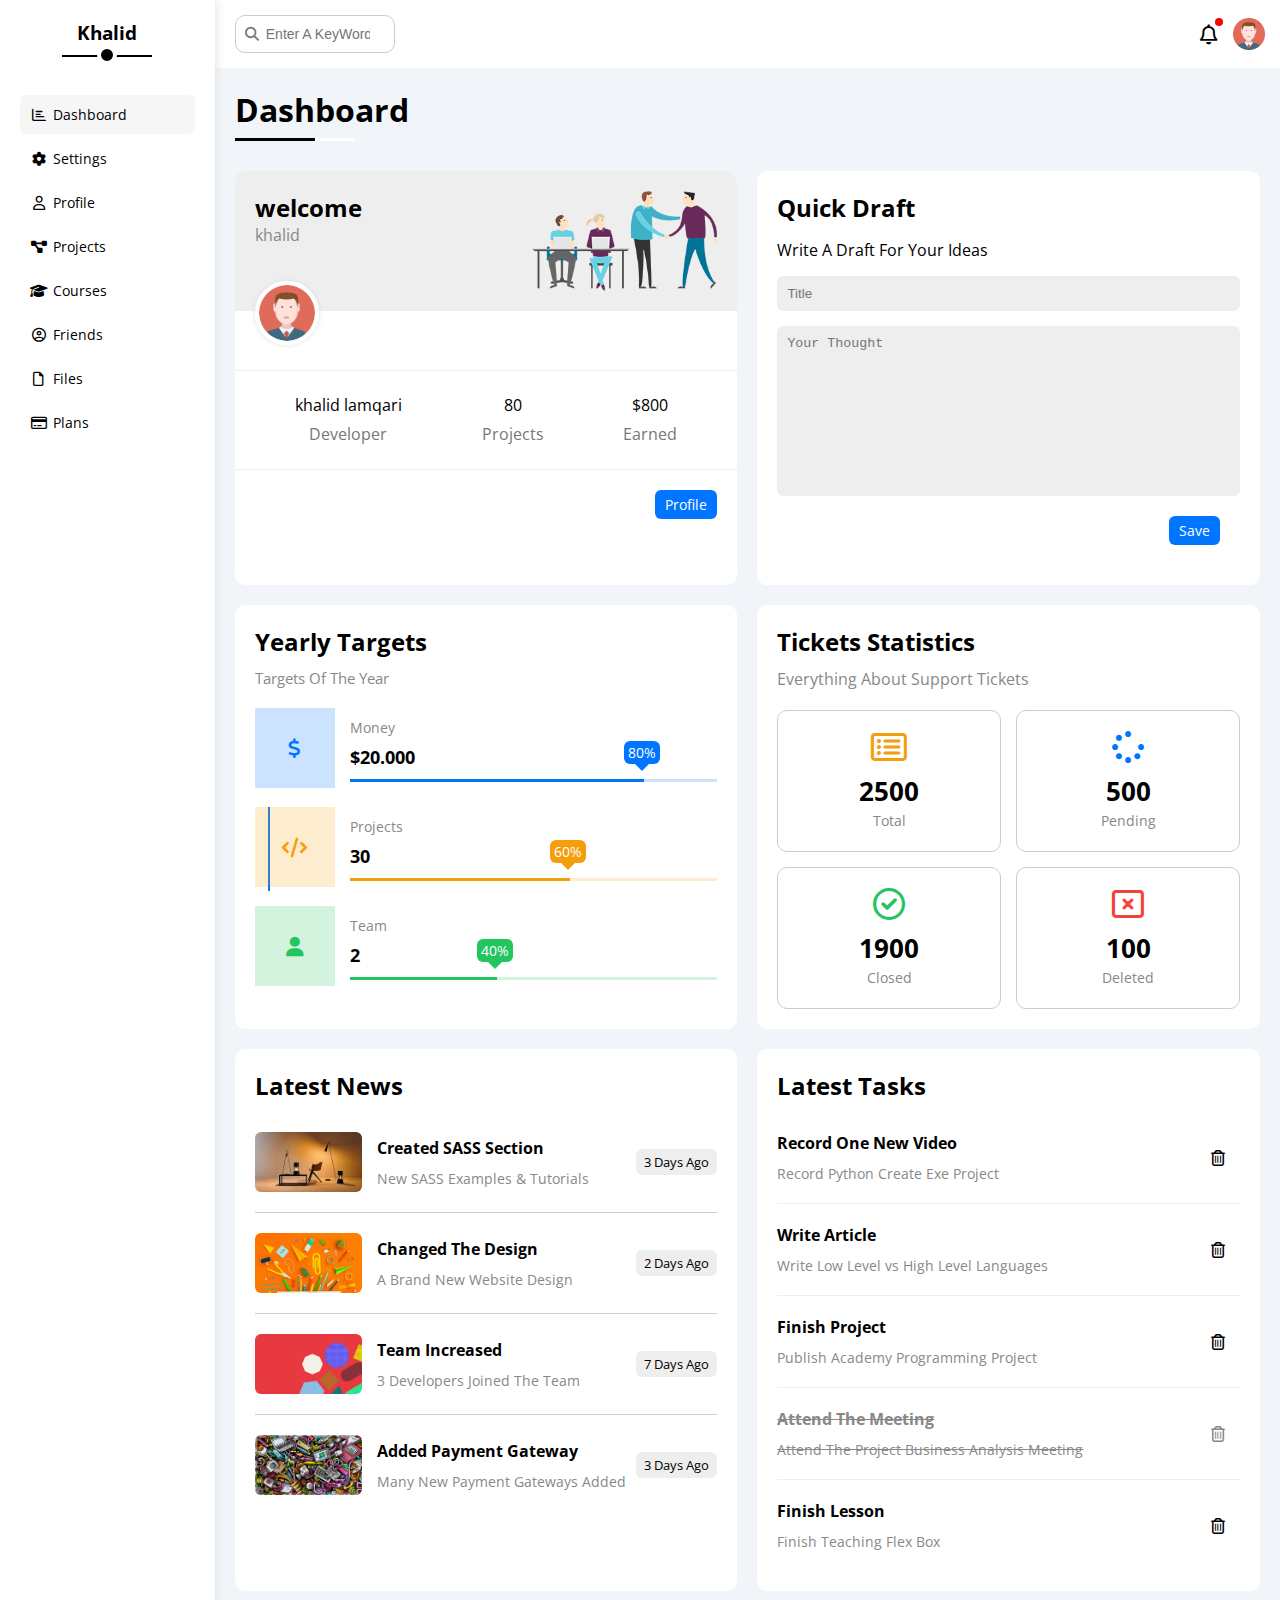
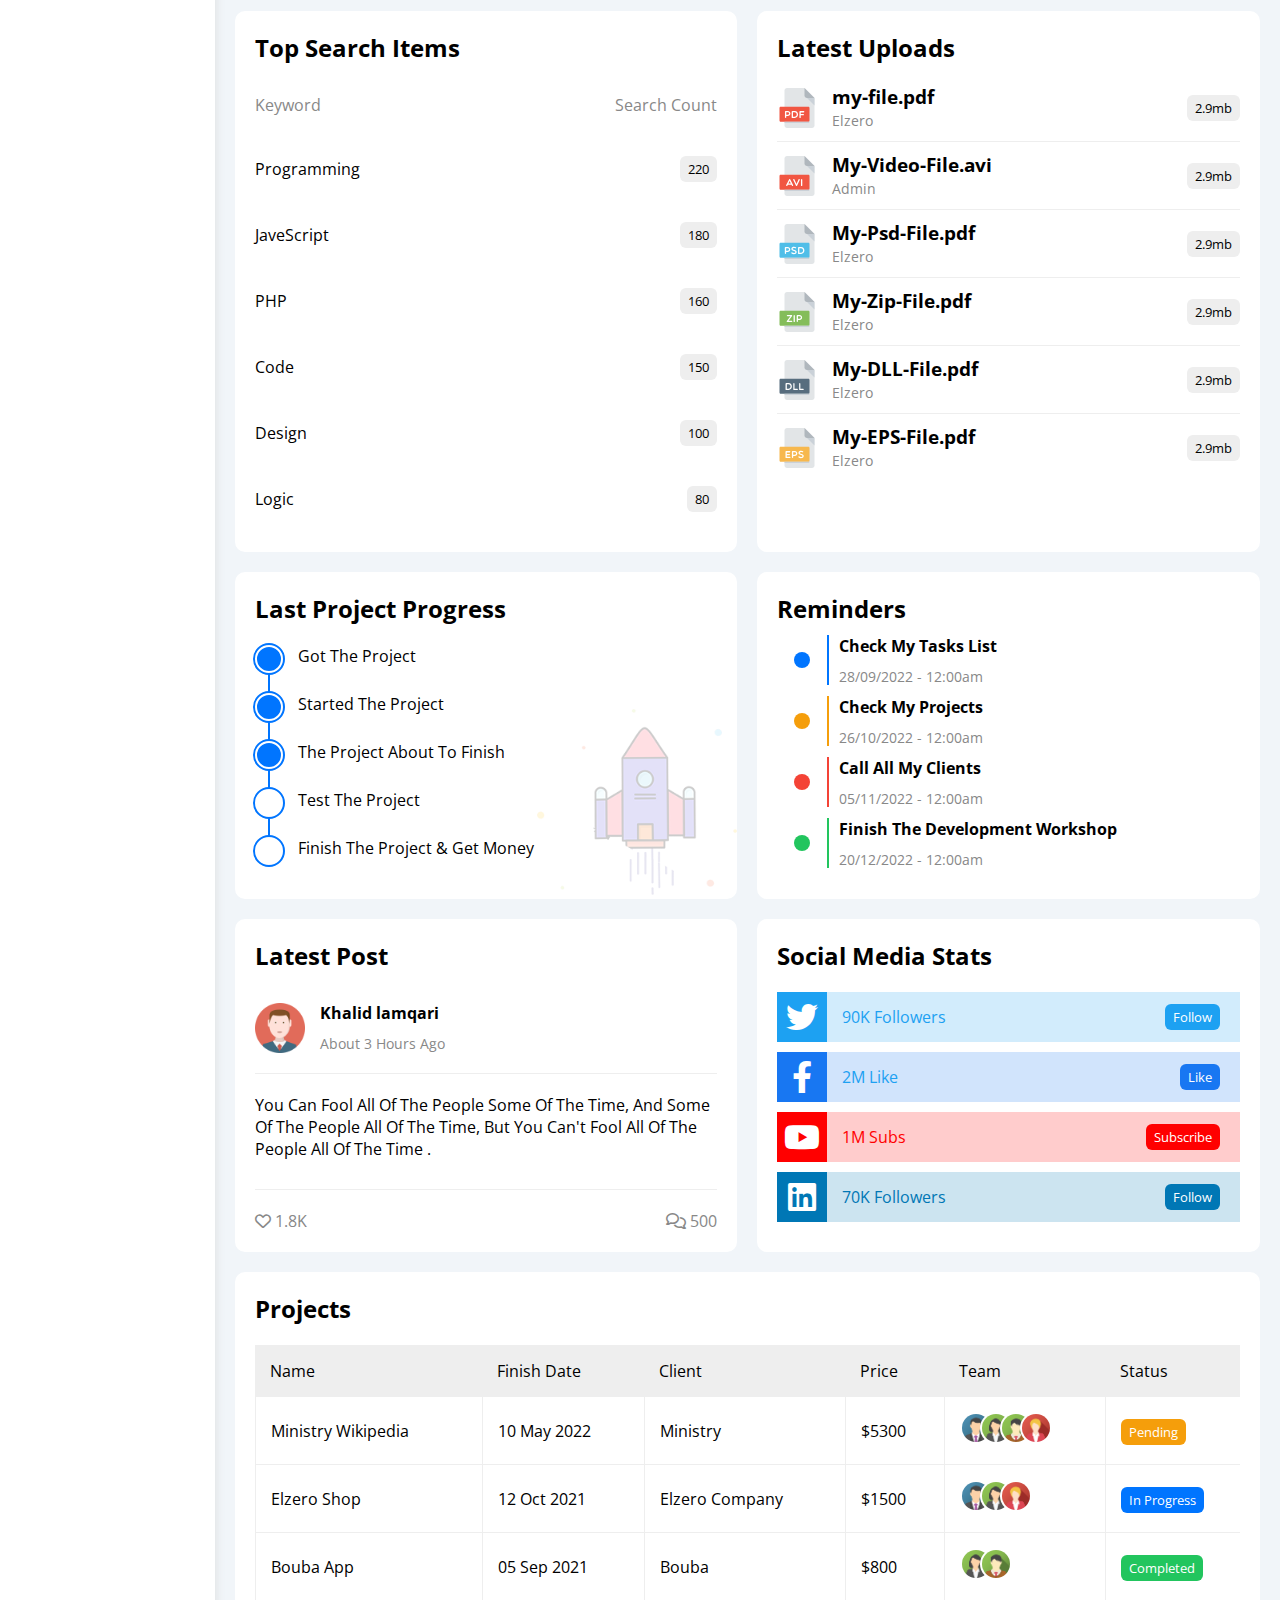
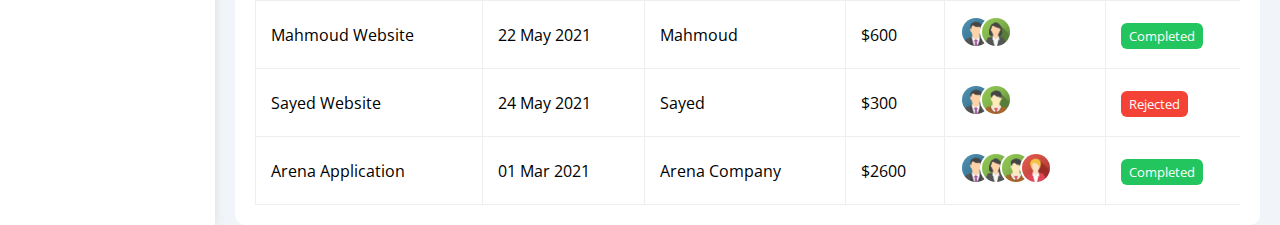
<file: index.html>
<!DOCTYPE html>
<html lang="en">
  <head>
    <meta charset="UTF-8" />
    <meta http-equiv="X-UA-Compatible" content="IE=edge" />
    <meta name="viewport" content="width=device-width, initial-scale=1.0" />
    <title>Dashboard</title>
    <!-- <link rel="stylesheet" href="css/normalize.css"> -->
    <link rel="stylesheet" href="css/all.min.css" />
    <link rel="stylesheet" href="css/framework.css" />
    <link rel="stylesheet" href="css/master.css" />
    <link rel="preconnect" href="https://fonts.googleapis.com" />
    <link rel="preconnect" href="https://fonts.gstatic.com" crossorigin />
    <link href="https://fonts.googleapis.com/css2?family=Open+Sans:wght@300;500&#038;display=swap" rel="stylesheet" />
  </head>
<body>
    <div class="page">
        <aside class="sidebar">
            <h3>Khalid</h3>
            <ul>
                <li>
                  <a class="active" href="index.html">
                    <i class="fa-regular fa-chart-bar fa-fw"></i>
                    <span>Dashboard</span>
                  </a>
                </li>
                <li>
                  <a href="settings.html">
                    <i class="fa-solid fa-gear fa-fw"></i>
                    <span>Settings</span>
                  </a>
                </li>
                <li>
                  <a  href="profile.html">
                    <i class="fa-regular fa-user fa-fw"></i>
                    <span>Profile</span>
                  </a>
                </li>
                <li>
                  <a href="projects.html">
                    <i class="fa-solid fa-diagram-project fa-fw"></i>
                    <span>Projects</span>
                  </a>
                </li>
                <li>
                  <a  href="courses.html">
                    <i class="fa-solid fa-graduation-cap fa-fw"></i>
                    <span>Courses</span>
                  </a>
                </li>
                <li>
                  <a  href="friends.html">
                    <i class="fa-regular fa-circle-user fa-fw"></i>
                    <span>Friends</span>
                  </a>
                </li>
                <li>
                  <a  href="files.html">
                    <i class="fa-regular fa-file fa-fw"></i>
                    <span>Files</span>
                  </a>
                </li>
                <li>
                  <a  href="plans.html">
                    <i class="fa-regular fa-credit-card fa-fw"></i>
                    <span>Plans</span>
                  </a>
                </li>
              </ul>
        </aside>
        <div class="content">
            <header class="head flex-between">
                <div class="search">
                    <form action>
                        <i class="fa-solid fa-magnifying-glass"></i>
                        <input type="search"  placeholder="Enter A KeyWord">
                    </form>
                </div>
                <div class="icons flex-between">
                    <span class="notification">
                        <i class="fa-regular fa-bell fa-lg"></i>
                    </span>
                    <img src="images/avatar.png" alt="">
                </div>
            </header>
            <h1>Dashboard</h1>
            <div class="wrapper">
              <!-- Start welcome -->
              <div class="welcome">
                <div class="intro">
                  <div>
                    <h2>welcome</h2>
                    <p>khalid</p>
                  </div>
                  <img src="images/welcome.png" alt="">
                </div>
                <img src="images/avatar.png" alt="">
                <div class="body">
                  <div>khalid lamqari <span>Developer</span></div>
                  <div>80 <span>Projects</span></div>
                  <div>$800 <span>Earned</span></div>
                </div>
                <a href="#" class="btn-blue-left">Profile</a>
              </div>

              <!-- End welcome -->
              <!-- Start Draft -->
              <div class="draft">
                <h2>Quick Draft</h2>
                <p>Write A Draft For Your Ideas</p>
                <input type="text" placeholder="Title"><br>
                <textarea name="" id="" cols="30" rows="10" placeholder="Your Thought"></textarea>
                <a href="#" class="btn-blue-left">Save</a>
              </div>

              <!-- End Draft -->
              <!-- Start Yearly Targets -->
              <div class="targets">
                <h2>Yearly Targets</h2>
                <p>Targets Of The Year</p>
                <div class="target-row money">
                  <div class="icon">
                    <i class="fa-solid fa-dollar-sign fa-lg "></i>
                  </div>
                  <div class="info">
                    <span>Money</span>
                    <span>$20.000</span>
                    <div class="progress">
                      <span style="width: 80%;" data-width="80%"></span>
                    </div>
                  </div>
                </div>

                <div class="target-row projects">
                  <div class="icon">
                    <i class="fa-solid fa-code fa-lg"></i>
                  </div>
                  <div class="info">
                    <span>Projects</span>
                    <span>30</span>
                    <div class="progress">
                      <span style="width: 60%;" data-width="60%"></span>
                    </div>
                  </div>
                </div>

                <div class="target-row team">
                  <div class="icon">
                    <i class="fa-solid fa-user fa-lg"></i>
                  </div>
                  <div class="info">
                    <span>Team</span>
                    <span>2</span>
                    <div class="progress">
                      <span style="width: 40%;" data-width="40%"></span>
                    </div>
                  </div>
                </div>
              </div>
              <!-- End Yearly Targets -->
              <!-- Start Tickets Statistics -->
              <div class="tickets b-white radius-10 p-20">
                <h2 class="mb-10">Tickets Statistics</h2>
                <p class="c-grey mb-20">Everything About Support Tickets</p>
                <div class="body">
                  <div class="box radius-10  p-20">
                    <i class="fa-regular fa-rectangle-list fa-2x  mb-10 c-orange"></i>
                    <span class="d-block">2500</span>
                    <span class="c-grey fs-14">Total</span>
                  </div>
                  <div class="box radius-10  p-20">
                    <i class="fa-solid fa-spinner fa-2x mb-10 c-blue"></i>
                    <span class="d-block">500</span>
                    <span class="c-grey fs-14"> Pending</span>
                  </div>
                  <div class="box radius-10  p-20">
                    <i class="fa-regular fa-circle-check fa-2x mb-10 c-green"></i>
                    <span class="d-block"> 1900</span>
                    <span class="c-grey fs-14">Closed</span>
                  </div>
                  <div class="box radius-10 p-20">
                    <i class="fa-regular fa-rectangle-xmark fa-2x mb-10 c-red"></i>
                    <span class="d-block">100</span>
                    <span class="c-grey fs-14">Deleted</span>
                  </div>
                </div>
              </div>
              
              <!-- End Tickets Statistics -->
              <!-- Start latest News -->
              <div class="news p-20 b-white radius-10">
                <h2 class="mb-10">Latest News</h2>
                <div class="row d-flex">
                  <img class="radius-6" src="images/news-01.png" alt="">
                  <div class="info">
                    <h3 class="mb-10">Created SASS Section</h3>
                    <p class="fs-14 c-grey">New SASS Examples & Tutorials</p>
                  </div>
                  <div class="label">3 Days Ago</div>
                </div>
                <div class="row d-flex">
                  <img class="radius-6" src="images/news-02.png" alt="">
                  <div class="info">
                    <h3 class="mb-10">Changed The Design</h3>
                    <p class="fs-14 c-grey">A Brand New Website Design</p>
                  </div>
                  <div class="label">2 Days Ago</div>
                </div>
                <div class="row d-flex">
                  <img class="radius-6" src="images/news-03.png" alt="">
                  <div class="info">
                    <h3 class="mb-10">Team Increased</h3>
                    <p class="fs-14 c-grey">3 Developers Joined The Team</p>
                  </div>
                  <div class="label">7 Days Ago</div>
                </div>
                <div class="row d-flex">
                  <img class="radius-6" src="images/news-04.png" alt="">
                  <div class="info">
                    <h3 class="mb-10">Added Payment Gateway</h3>
                    <p class="fs-14 c-grey">Many New Payment Gateways Added</p>
                  </div>
                  <div class="label">3 Days Ago</div>
                </div>
              </div>
              <!-- End latest News -->
              <!-- start Latest Tasks -->
              <div class="tasks p-20 b-white radius-10">
                <h2 class="mb-10">Latest Tasks</h2>
                <div class="task-row d-flex" >
                  <div class="info">
                    <h3>Record One New Video</h3>
                    <p class="c-grey fs-14">Record Python Create Exe Project</p>
                  </div>
                  <i class="fa-regular fa-trash-can delete"></i>
                </div>
                <div class="task-row d-flex" >
                  <div class="info">
                    <h3>Write Article</h3>
                    <p class="c-grey fs-14">Write Low Level vs High Level Languages</p>
                  </div>
                  <i class="fa-regular fa-trash-can delete"></i>
                </div>
                <div class="task-row d-flex" >
                  <div class="info">
                    <h3>Finish Project</h3>
                    <p class="c-grey fs-14">Publish Academy Programming Project</p>
                  </div>
                  <i class="fa-regular fa-trash-can delete"></i>
                </div>
                <div class="task-row d-flex task-deleted" >
                  <div class="info">
                    <h3>Attend The Meeting</h3>
                    <p class="c-grey fs-14">Attend The Project Business Analysis Meeting</p>
                  </div>
                  <i class="fa-regular fa-trash-can delete"></i>
                </div>
                <div class="task-row d-flex" >
                  <div class="info">
                    <h3>Finish Lesson</h3>
                    <p class="c-grey fs-14">Finish Teaching Flex Box</p>
                  </div>
                  <i class="fa-regular fa-trash-can delete"></i>
                </div>
              </div>
              <!-- End Latest Tasks -->
              <!-- Start Top Search Items -->
              <div class="search p-20 b-white radius-10">
                <h2 class="mb-10">Top Search Items</h2>
                <div class="search-row c-grey">
                  <span class="d-block">Keyword</span>
                  <span class="d-block">Search Count</span>
                </div>
                <div class="search-row">
                  <span class="d-block">Programming</span>
                  <div class="label">220</div>
                </div>
                <div class="search-row">
                  <span class="d-block">JaveScript</span>
                  <div class="label">180</div>
                </div>
                <div class="search-row">
                  <span class="d-block">PHP</span>
                  <div class="label">160</div>
                </div>
                <div class="search-row">
                  <span class="d-block">Code</span>
                  <div class="label">150</div>
                </div>
                <div class="search-row">
                  <span class="d-block">Design</span>
                  <div class="label">100</div>
                </div>
                <div class="search-row">
                  <span class="d-block">Logic</span>
                  <div class="label">80</div>
                </div>
              </div>
              <!-- End Top Search Items -->
              <!-- Start Latest Uploads  -->
              <div class="uploads p-20 b-white radius-10">
                <h2 class="mb-10">Latest Uploads</h2>
                <div class="upload d-flex">  
                  <svg xmlns="http://www.w3.org/2000/svg" viewBox="0 0 512 512"><path d="M128 0c-17.6 0-32 14.4-32 32v448c0 17.6 14.4 32 32 32h320c17.6 0 32-14.4 32-32V128L352 0H128z" fill="#e2e5e7"/><path d="M384 128h96L352 0v96c0 17.6 14.4 32 32 32z" fill="#b0b7bd"/><path fill="#cad1d8" d="M480 224l-96-96h96z"/><path d="M416 416c0 8.8-7.2 16-16 16H48c-8.8 0-16-7.2-16-16V256c0-8.8 7.2-16 16-16h352c8.8 0 16 7.2 16 16v160z" fill="#f15642"/><path d="M101.744 303.152c0-4.224 3.328-8.832 8.688-8.832h29.552c16.64 0 31.616 11.136 31.616 32.48 0 20.224-14.976 31.488-31.616 31.488h-21.36v16.896c0 5.632-3.584 8.816-8.192 8.816-4.224 0-8.688-3.184-8.688-8.816v-72.032zm16.88 7.28v31.872h21.36c8.576 0 15.36-7.568 15.36-15.504 0-8.944-6.784-16.368-15.36-16.368h-21.36zM196.656 384c-4.224 0-8.832-2.304-8.832-7.92v-72.672c0-4.592 4.608-7.936 8.832-7.936h29.296c58.464 0 57.184 88.528 1.152 88.528h-30.448zm8.064-72.912V368.4h21.232c34.544 0 36.08-57.312 0-57.312H204.72zm99.152 1.024v20.336h32.624c4.608 0 9.216 4.608 9.216 9.072 0 4.224-4.608 7.68-9.216 7.68h-32.624v26.864c0 4.48-3.184 7.92-7.664 7.92-5.632 0-9.072-3.44-9.072-7.92v-72.672c0-4.592 3.456-7.936 9.072-7.936h44.912c5.632 0 8.96 3.344 8.96 7.936 0 4.096-3.328 8.704-8.96 8.704h-37.248v.016z" fill="#fff"/><path d="M400 432H96v16h304c8.8 0 16-7.2 16-16v-16c0 8.8-7.2 16-16 16z" fill="#cad1d8"/></svg>
                    <div class="info">
                      <h3>my-file.pdf</h3>
                      <span class="fs-14 c-grey">Elzero</span>
                    </div>
                    <div class="label">2.9mb</div>
                </div>

                <div class="upload d-flex">  

                  <svg xmlns="http://www.w3.org/2000/svg" viewBox="0 0 512 512"><path d="M128 0c-17.6 0-32 14.4-32 32v448c0 17.6 14.4 32 32 32h320c17.6 0 32-14.4 32-32V128L352 0H128z" fill="#e2e5e7"/><path d="M384 128h96L352 0v96c0 17.6 14.4 32 32 32z" fill="#b0b7bd"/><path fill="#cad1d8" d="M480 224l-96-96h96z"/><path d="M416 416c0 8.8-7.2 16-16 16H48c-8.8 0-16-7.2-16-16V256c0-8.8 7.2-16 16-16h352c8.8 0 16 7.2 16 16v160z" fill="#f15642"/><path d="M121.408 384.016c-4.096-2.32-6.656-6.912-4.096-12.288l36.72-71.76c3.456-6.784 12.656-7.04 15.856 0l36.08 71.76c5.248 9.968-10.24 17.904-14.848 7.92l-5.632-11.248h-47.2l-5.488 11.264c-2.048 4.352-6.784 5.248-11.392 4.352zm55.008-32.496l-14.464-31.6-15.728 31.6h30.192zm65.184 26.736l-33.776-70.736c-4.992-10.112 10.112-18.416 15.728-7.808l11.392 25.712 14.704 33.76 14.448-33.76 11.392-25.712c5.12-9.712 19.952-3.584 15.616 7.04l-32.624 71.504c-2.944 8.064-12.032 9.984-16.88 0zm65.28-75.104c0-10.48 16.896-10.88 16.896 0v73.04c0 10.624-16.896 10.88-16.896 0v-73.04z" fill="#fff"/><path d="M400 432H96v16h304c8.8 0 16-7.2 16-16v-16c0 8.8-7.2 16-16 16z" fill="#cad1d8"/></svg>                    <div class="info">
                      <h3>My-Video-File.avi</h3>
                      <span class="fs-14 c-grey">Admin</span>
                    </div>
                    <div class="label">2.9mb</div>
                </div>

                <div class="upload d-flex">  

                  <svg xmlns="http://www.w3.org/2000/svg" viewBox="0 0 512 512"><path d="M128 0c-17.6 0-32 14.4-32 32v448c0 17.6 14.4 32 32 32h320c17.6 0 32-14.4 32-32V128L352 0H128z" fill="#e2e5e7"/><path d="M384 128h96L352 0v96c0 17.6 14.4 32 32 32z" fill="#b0b7bd"/><path fill="#cad1d8" d="M480 224l-96-96h96z"/><path d="M416 416c0 8.8-7.2 16-16 16H48c-8.8 0-16-7.2-16-16V256c0-8.8 7.2-16 16-16h352c8.8 0 16 7.2 16 16v160z" fill="#50bee8"/><path d="M100 303.152c0-4.224 3.328-8.848 8.688-8.848h29.552c16.64 0 31.616 11.136 31.616 32.496 0 20.224-14.976 31.472-31.616 31.472h-21.36v16.896c0 5.648-3.584 8.832-8.192 8.832-4.224 0-8.688-3.184-8.688-8.832v-72.016zm16.88 7.28v31.856h21.36c8.576 0 15.36-7.552 15.36-15.488 0-8.96-6.784-16.368-15.36-16.368h-21.36zm67.44 4.224c2.944-24.816 40.416-29.28 58.08-15.712 8.704 7.024-.512 18.16-8.192 12.528-9.472-6.016-30.96-8.832-33.648 4.464-3.456 20.992 52.192 8.976 51.296 42.992-.896 32.496-47.968 33.264-65.632 18.672-4.24-3.44-4.096-9.056-1.792-12.528 3.328-3.312 7.024-4.464 11.392-.896 10.48 7.168 37.488 12.544 39.392-5.648-1.648-18.912-54.88-7.52-50.896-43.872zM278.24 384c-4.224 0-8.832-2.32-8.832-7.936v-72.656c0-4.608 4.608-7.936 8.832-7.936h29.296C366 295.472 364.72 384 308.688 384H278.24zm8.064-72.928v57.312h21.232c34.544 0 36.08-57.312 0-57.312h-21.232z" fill="#fff"/><path d="M400 432H96v16h304c8.8 0 16-7.2 16-16v-16c0 8.8-7.2 16-16 16z" fill="#cad1d8"/></svg>                    <div class="info">
                      <h3>My-Psd-File.pdf</h3>
                      <span class="fs-14 c-grey">Elzero</span>
                    </div>
                    <div class="label">2.9mb</div>
                </div>

                <div class="upload d-flex">  

                  <svg xmlns="http://www.w3.org/2000/svg" viewBox="0 0 512 512"><path d="M128 0c-17.6 0-32 14.4-32 32v448c0 17.6 14.4 32 32 32h320c17.6 0 32-14.4 32-32V128L352 0H128z" fill="#e2e5e7"/><path d="M384 128h96L352 0v96c0 17.6 14.4 32 32 32z" fill="#b0b7bd"/><path fill="#cad1d8" d="M480 224l-96-96h96z"/><path d="M416 416c0 8.8-7.2 16-16 16H48c-8.8 0-16-7.2-16-16V256c0-8.8 7.2-16 16-16h352c8.8 0 16 7.2 16 16v160z" fill="#84bd5a"/><path d="M132.64 384c-8.064 0-11.264-7.792-6.656-13.296l45.552-60.512h-37.76c-11.12 0-10.224-15.712 0-15.712h51.568c9.712 0 12.528 9.184 5.632 16.624l-43.632 56.656h41.584c10.24 0 11.52 16.256-1.008 16.256h-55.28V384zm79.408-80.848c0-10.496 16.896-10.88 16.896 0v73.04c0 10.608-16.896 10.88-16.896 0v-73.04zm39.568 0c0-4.224 3.328-8.832 8.704-8.832h29.552c16.64 0 31.616 11.136 31.616 32.48 0 20.224-14.976 31.488-31.616 31.488h-21.36v16.896c0 5.632-3.584 8.816-8.192 8.816-4.224 0-8.704-3.184-8.704-8.816v-72.032zm16.88 7.28v31.872h21.36c8.576 0 15.36-7.568 15.36-15.504 0-8.944-6.784-16.368-15.36-16.368h-21.36z" fill="#fff"/><path d="M400 432H96v16h304c8.8 0 16-7.2 16-16v-16c0 8.8-7.2 16-16 16z" fill="#cad1d8"/></svg>                    <div class="info">
                      <h3>My-Zip-File.pdf</h3>
                      <span class="fs-14 c-grey">Elzero</span>
                    </div>
                    <div class="label">2.9mb</div>
                </div>

                <div class="upload d-flex">  

                  <svg xmlns="http://www.w3.org/2000/svg" viewBox="0 0 512 512"><path d="M128 0c-17.6 0-32 14.4-32 32v448c0 17.6 14.4 32 32 32h320c17.6 0 32-14.4 32-32V128L352 0H128z" fill="#e2e5e7"/><path d="M384 128h96L352 0v96c0 17.6 14.4 32 32 32z" fill="#b0b7bd"/><path fill="#cad1d8" d="M480 224l-96-96h96z"/><path d="M416 416c0 8.8-7.2 16-16 16H48c-8.8 0-16-7.2-16-16V256c0-8.8 7.2-16 16-16h352c8.8 0 16 7.2 16 16v160z" fill="#576d7e"/><path d="M118.08 384c-4.224 0-8.832-2.32-8.832-7.936v-72.656c0-4.608 4.608-7.936 8.832-7.936h29.296c58.464 0 57.184 88.528 1.152 88.528H118.08zm8.064-72.928v57.312h21.232c34.544 0 36.08-57.312 0-57.312h-21.232zm82.464-7.92c0-4.224 3.584-7.808 8.064-7.808 4.096 0 7.552 3.6 7.552 7.808v64.096h34.8c12.528 0 12.8 16.752 0 16.752h-42.336c-4.48 0-8.064-3.184-8.064-7.808v-73.04h-.016zm74.944 0c0-4.224 3.584-7.808 8.064-7.808 4.096 0 7.552 3.6 7.552 7.808v64.096h34.8c12.528 0 12.8 16.752 0 16.752h-42.336c-4.48 0-8.064-3.184-8.064-7.808v-73.04h-.016z" fill="#fff"/><path d="M400 432H96v16h304c8.8 0 16-7.2 16-16v-16c0 8.8-7.2 16-16 16z" fill="#cad1d8"/></svg>                    <div class="info">
                      <h3>My-DLL-File.pdf</h3>
                      <span class="fs-14 c-grey">Elzero</span>
                    </div>
                    <div class="label">2.9mb</div>
                </div>

                <div class="upload d-flex">  

                  <svg xmlns="http://www.w3.org/2000/svg" viewBox="0 0 512 512"><path d="M128 0c-17.6 0-32 14.4-32 32v448c0 17.6 14.4 32 32 32h320c17.6 0 32-14.4 32-32V128L352 0H128z" fill="#e2e5e7"/><path d="M384 128h96L352 0v96c0 17.6 14.4 32 32 32z" fill="#b0b7bd"/><path fill="#cad1d8" d="M480 224l-96-96h96z"/><path d="M416 416c0 8.8-7.2 16-16 16H48c-8.8 0-16-7.2-16-16V256c0-8.8 7.2-16 16-16h352c8.8 0 16 7.2 16 16v160z" fill="#f7b84e"/><path d="M116.608 384c-4.48 0-7.936-3.456-7.936-7.936v-72.656c0-4.608 3.456-7.936 7.936-7.936h45.92c11.776 0 11.52 16.624 0 16.624h-36.832v19.2h32.24c11.376 0 11.376 16.768 0 16.768h-32.24v19.184h39.024c11.648 0 12.528 16.752 0 16.752h-48.112zm73.872-80.848c0-4.224 3.328-8.848 8.704-8.848h29.552c16.64 0 31.616 11.136 31.616 32.496 0 20.224-14.976 31.472-31.616 31.472h-21.36v16.896c0 5.648-3.584 8.832-8.192 8.832-4.224 0-8.704-3.184-8.704-8.832v-72.016zm16.896 7.28v31.856h21.36c8.576 0 15.36-7.552 15.36-15.488 0-8.96-6.784-16.368-15.36-16.368h-21.36zm67.424 4.224c2.944-24.816 40.416-29.28 58.08-15.712 8.704 7.024-.512 18.16-8.192 12.528-9.472-6.016-30.96-8.832-33.648 4.464-3.456 20.992 52.192 8.976 51.296 42.992-.896 32.496-47.968 33.264-65.632 18.672-4.224-3.44-4.096-9.056-1.792-12.528 3.328-3.312 7.024-4.464 11.392-.896 10.48 7.168 37.488 12.544 39.408-5.648-1.664-18.912-54.88-7.52-50.912-43.872z" fill="#fff"/><path d="M400 432H96v16h304c8.8 0 16-7.2 16-16v-16c0 8.8-7.2 16-16 16z" fill="#cad1d8"/></svg>                    <div class="info">
                      <h3>My-EPS-File.pdf</h3>
                      <span class="fs-14 c-grey">Elzero</span>
                    </div>
                    <div class="label">2.9mb</div>
                </div>

              </div>
              <!-- End Latest Uploads  -->
              <!-- Start Last Project Progress -->
              <div class="last-project b-white radius-10 p-20">
                <h2 class="mb-10">Last Project Progress</h2>
                <ul class="projects">
                  <li class="completed">Got The Project</li>
                  <li class="completed">Started The Project</li>
                  <li class="completed">The Project About To Finish</li>
                  <li class="in-process">Test The Project</li>
                  <li>Finish The Project &amp; Get Money</li>
                </ul>
                <img src="images/project.png" alt="">
              </div>
              <!-- End Last Project Progress -->
              <!-- start Reminders -->
              <div class="reminders b-white radius-10 p-20">
                  <h2 class="mb-10">Reminders</h2>
                  <div class="rem">
                    <div>
                      <h3 class="mb-10">Check My Tasks List</h3>
                       <p class="c-grey fs-14">28/09/2022 - 12:00am</p>
                    </div>
                  </div>
                  <div class="rem">
                    <div>
                      <h3 class="mb-10">Check My Projects</h3>
                      <p class="c-grey fs-14">26/10/2022 - 12:00am</p>
                    </div>
                  </div>
                  <div class="rem">
                    <div>
                      <h3 class="mb-10">Call All My Clients</h3>
                      <p class="c-grey fs-14">05/11/2022 - 12:00am</p>
                    </div>
                  </div>
                  <div class="rem">
                    <div>
                      <h3 class="mb-10">Finish The Development Workshop</h3>
                      <p class="c-grey fs-14">20/12/2022 - 12:00am</p>
                    </div>
                  </div>
              </div>
              <!-- End Reminders -->
              <!-- start Latest Post -->
              <div class="latest-post radius-10 p-20 b-white">
                <h2 class="mb-10">Latest Post</h2>
                <div class="profile">
                  <img src="images/avatar.png" alt="">
                  <div class="info">
                    <h3 class="mb-10">Khalid lamqari </h3>
                    <p class="fs-14 c-grey">About 3 Hours Ago</p>
                  </div>
                </div>
                <p>You Can Fool All Of The People Some Of The Time, And Some Of The People All Of The Time, But You Can't Fool All Of The People All Of The Time .</p>
                <div class="foot">
                  <div>
                    <i class="fa-regular fa-heart"></i>
                    <span>1.8K</span>
                  </div>
                  <div>
                    <i class="fa-regular fa-comments"></i>
                    <span>500</span>
                  </div>
                </div>
              </div>
              <!-- End Latest Post -->
              <!-- start Social Media Stats -->
              <div class="media radius-10 p-20 b-white">
                <h2 class="mb-20">Social Media Stats</h2>
                <div class="box twitter">
                  <i class="fa-brands fa-twitter fa-2x"></i>
                  <span>90K Followers</span>
                  <a href="#" class="label">Follow</a>
                </div>
                <div class="box facebook">
                  <i class="fa-brands fa-facebook-f fa-2x"></i>
                  <span>2M Like</span>
                  <a href="#" class="label">Like</a>
                </div>
                <div class="box youtube">
                  <i class="fa-brands fa-youtube fa-2x"></i>
                  <span>1M Subs</span>
                  <a href="#" class="label">Subscribe</a>
                </div>
                <div class="box linkedin">
                  <i class="fa-brands fa-linkedin fa-2x"></i>
                  <span>70K Followers</span>
                  <a href="#" class="label">Follow</a>
                </div>
              </div>
              <!-- End Social Media Stats -->
            
              
            </div>
              <!-- Start Projects -->
              <div class="tb-projects p-20 radius-10 b-white">
                <h2 class="mb-20">Projects</h2>
                <div class="responsive-table">
                  <table >
                    <thead>
                      <tr>
                        <td>Name</td>
                        <td>Finish Date</td>
                        <td>Client</td>
                        <td>Price</td>
                        <td>Team</td>
                        <td>Status</td>
                      </tr>
                    </thead>
                    <tbody>
                      <tr>
                        <td>Ministry Wikipedia</td>
                        <td>10 May 2022</td>
                        <td>Ministry</td>
                        <td>$5300</td>
                        <td>
                          <img src="images/team-01.png" alt="">
                          <img src="images/team-02.png" alt="">
                          <img src="images/team-03.png" alt="">
                          <img src="images/team-05.png" alt="">
                        </td>
                        <td>
                          <span class="label btn-shape bg-orange c-white">Pending</span>
                        </td>
                      </tr>
                      <tr>
                        <td>Elzero Shop</td>
                        <td>12 Oct 2021</td>
                        <td>Elzero Company</td>
                        <td>$1500</td>
                        <td>
                          <img src="images/team-01.png" alt="">
                          <img src="images/team-02.png" alt="">
                          <img src="images/team-05.png" alt="">
                        </td>
                        <td><span class="label btn-shape bg-blue c-white">In Progress</span></td>
                      </tr>
                      <tr>
                        <td>Bouba App</td>
                        <td>05 Sep 2021</td>
                        <td>Bouba</td>
                        <td>$800</td>
                        <td>
                          <img src="images/team-02.png" alt="">
                          <img src="images/team-03.png" alt="">
                        </td>
                        <td><span class="label btn-shape bg-green c-white">Completed</span></td>
                      </tr>
                      <tr>
                        <td>Mahmoud Website</td>
                        <td>22 May 2021</td>
                        <td>Mahmoud</td>
                        <td>$600</td>
                        <td>
                          <img src="images/team-01.png" alt="">
                          <img src="images/team-02.png" alt="">
                        </td>
                        <td><span class="label btn-shape bg-green c-white">Completed</span></td>
                      </tr>
                      <tr>
                        <td>Sayed Website</td>
                        <td>24 May 2021</td>
                        <td>Sayed</td>
                        <td>$300</td>
                        <td>
                          <img src="images/team-01.png" alt="">
                          <img src="images/team-03.png" alt="">
                        </td>
                        <td><span class="label btn-shape bg-red c-white">Rejected</span></td>
                      </tr>
                      <tr>
                        <td>Arena Application</td>
                        <td>01 Mar 2021</td>
                        <td>Arena Company</td>
                        <td>$2600</td>
                        <td>
                          <img src="images/team-01.png" alt="">
                          <img src="images/team-02.png" alt="">
                          <img src="images/team-03.png" alt="">
                          <img src="images/team-05.png" alt="">
                        </td>
                        <td><span class="label bg-green c-white">Completed</span></td>
                      </tr>
                    </tbody>
                  </table>
                </div>
              </div>
              <!-- End Projects -->
        </div>
    </div>
</body>
</html>
</file>
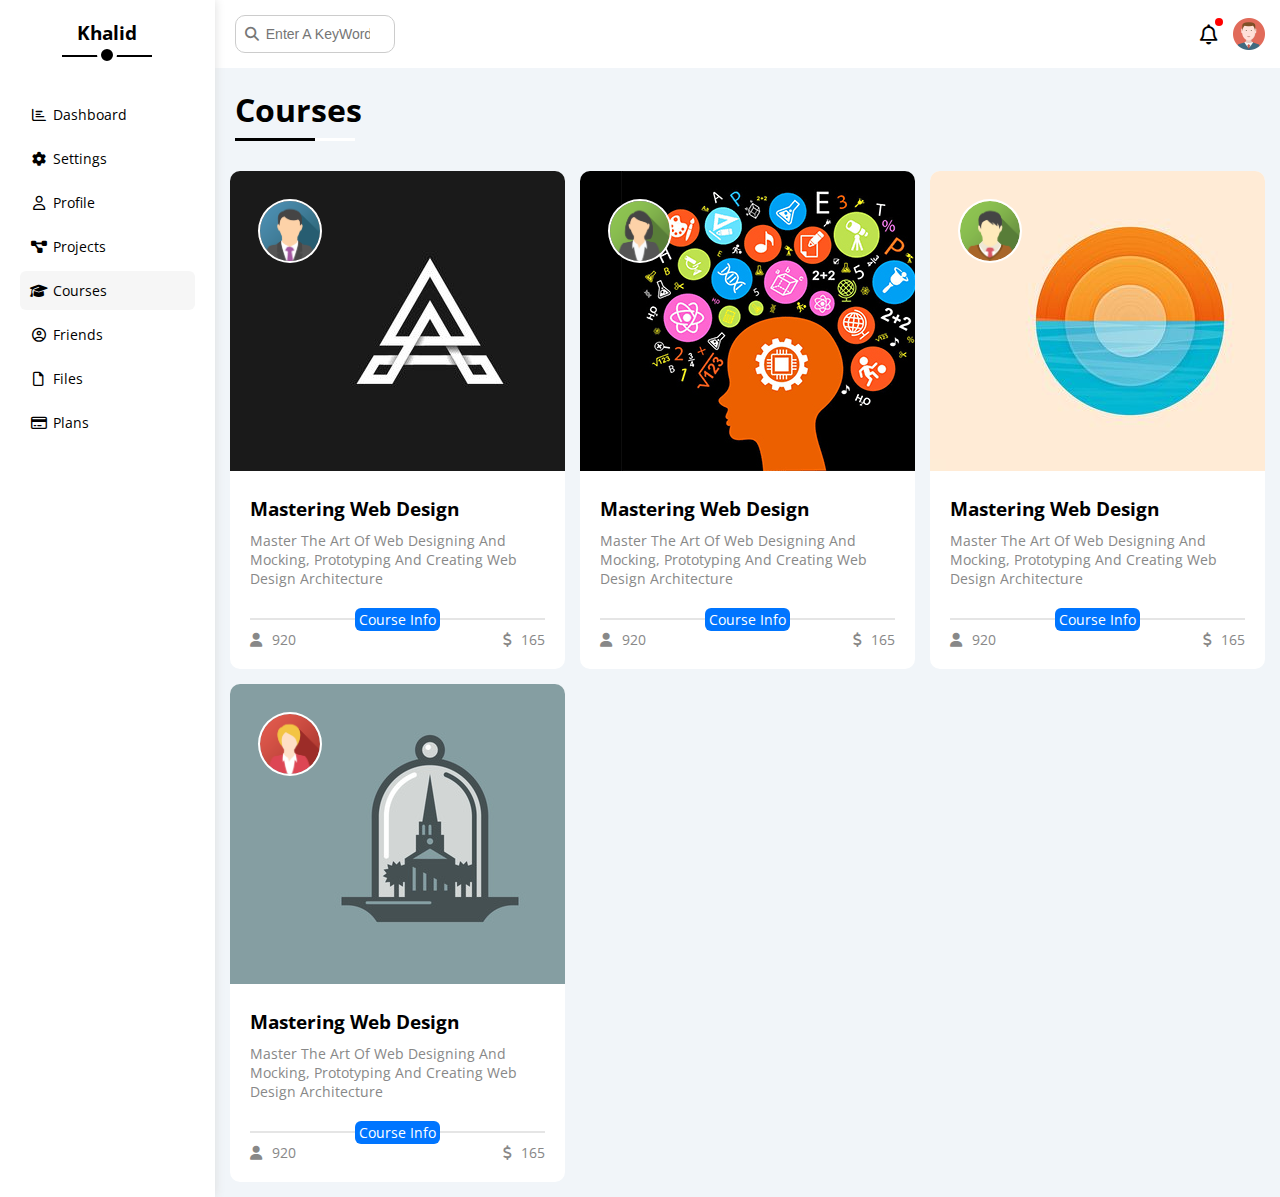
<file: courses.html>
<!DOCTYPE html>
<html lang="en">
  <head>
    <meta charset="UTF-8" />
    <meta http-equiv="X-UA-Compatible" content="IE=edge" />
    <meta name="viewport" content="width=device-width, initial-scale=1.0" />
    <title>Courses</title>
    <!-- <link rel="stylesheet" href="css/normalize.css"> -->
    <link rel="stylesheet" href="css/all.min.css" />
    <link rel="stylesheet" href="css/framework.css" />
    <link rel="stylesheet" href="css/master.css" />
    <link rel="preconnect" href="https://fonts.googleapis.com" />
    <link rel="preconnect" href="https://fonts.gstatic.com" crossorigin />
    <link href="https://fonts.googleapis.com/css2?family=Open+Sans:wght@300;500&#038;display=swap" rel="stylesheet" />
  </head>
<body>
    <div class="page">
        <aside class="sidebar">
            <h3>Khalid</h3>
            <ul>
                <li>
                  <a href="index.html">
                    <i class="fa-regular fa-chart-bar fa-fw"></i>
                    <span>Dashboard</span>
                  </a>
                </li>
                <li>
                  <a href="settings.html">
                    <i class="fa-solid fa-gear fa-fw"></i>
                    <span>Settings</span>
                  </a>
                </li>
                <li>
                  <a  href="profile.html">
                    <i class="fa-regular fa-user fa-fw"></i>
                    <span>Profile</span>
                  </a>
                </li>
                <li>
                  <a href="projects.html">
                    <i class="fa-solid fa-diagram-project fa-fw"></i>
                    <span>Projects</span>
                  </a>
                </li>
                <li>
                  <a class="active" href="courses.html">
                    <i class="fa-solid fa-graduation-cap fa-fw"></i>
                    <span>Courses</span>
                  </a>
                </li>
                <li>
                  <a  href="friends.html">
                    <i class="fa-regular fa-circle-user fa-fw"></i>
                    <span>Friends</span>
                  </a>
                </li>
                <li>
                  <a  href="files.html">
                    <i class="fa-regular fa-file fa-fw"></i>
                    <span>Files</span>
                  </a>
                </li>
                <li>
                  <a  href="plans.html">
                    <i class="fa-regular fa-credit-card fa-fw"></i>
                    <span>Plans</span>
                  </a>
                </li>
              </ul>
        </aside>
        <div class="content">
            <header class="head flex-between">
                <div class="search">
                    <form action>
                        <i class="fa-solid fa-magnifying-glass"></i>
                        <input type="search"  placeholder="Enter A KeyWord">
                    </form>
                </div>
                <div class="icons flex-between">
                    <span class="notification">
                        <i class="fa-regular fa-bell fa-lg"></i>
                    </span>
                    <img src="images/avatar.png" alt="">
                </div>
            </header>
            <h1>Courses</h1>
            <div class="courses">
                <div class="card radius-10 b-white">
                    <div class="images">
                        <img src="images/team-01.png" alt="">
                        <img src="images/course-01.jpg" alt="">
                    </div>
                    <div class="info">
                        <h3 class="mb-10">Mastering Web Design</h3>
                        <p class="c-grey mb-20 fs-14">Master The Art Of Web Designing And Mocking, Prototyping And Creating Web Design Architecture</p>
                        <span data-text="Course Info"></span>
                        <div class="flex-between">
                            <span class="c-grey fs-13 d-block">920</span>
                            <span class="c-grey fs-13 d-block">165</span>
                        </div>
                    </div>
                </div>
                <div class="card radius-10 b-white">
                    <div class="images">
                        <img src="images/team-02.png" alt="">
                        <img src="images/course-02.jpg" alt="">
                    </div>
                    <div class="info">
                        <h3 class="mb-10">Mastering Web Design</h3>
                        <p class="c-grey mb-20 fs-14">Master The Art Of Web Designing And Mocking, Prototyping And Creating Web Design Architecture</p>
                        <span data-text="Course Info"></span>
                        <div class="flex-between">
                            <span class="c-grey fs-13 d-block">920</span>
                            <span class="c-grey fs-13 d-block">165</span>
                        </div>
                    </div>
                </div>

                <div class="card radius-10 b-white">
                    <div class="images">
                        <img src="images/team-03.png" alt="">
                        <img src="images/course-03.jpg" alt="">
                    </div>
                    <div class="info">
                        <h3 class="mb-10">Mastering Web Design</h3>
                        <p class="c-grey mb-20 fs-14">Master The Art Of Web Designing And Mocking, Prototyping And Creating Web Design Architecture</p>
                        <span data-text="Course Info"></span>
                        <div class="flex-between">
                            <span class="c-grey fs-13 d-block">920</span>
                            <span class="c-grey fs-13 d-block">165</span>
                        </div>
                    </div>
                </div>

                <div class="card radius-10 b-white">
                    <div class="images">
                        <img src="images/team-05.png" alt="">
                        <img src="images/course-04.jpg" alt="">
                    </div>
                    <div class="info">
                        <h3 class="mb-10">Mastering Web Design</h3>
                        <p class="c-grey mb-20 fs-14">Master The Art Of Web Designing And Mocking, Prototyping And Creating Web Design Architecture</p>
                        <span data-text="Course Info"></span>
                        <div class="flex-between">
                            <span class="c-grey fs-13 d-block">920</span>
                            <span class="c-grey fs-13 d-block">165</span>
                        </div>
                    </div>
                </div>

            </div>
        </div>
    </div>
</body>
</html>
</file>
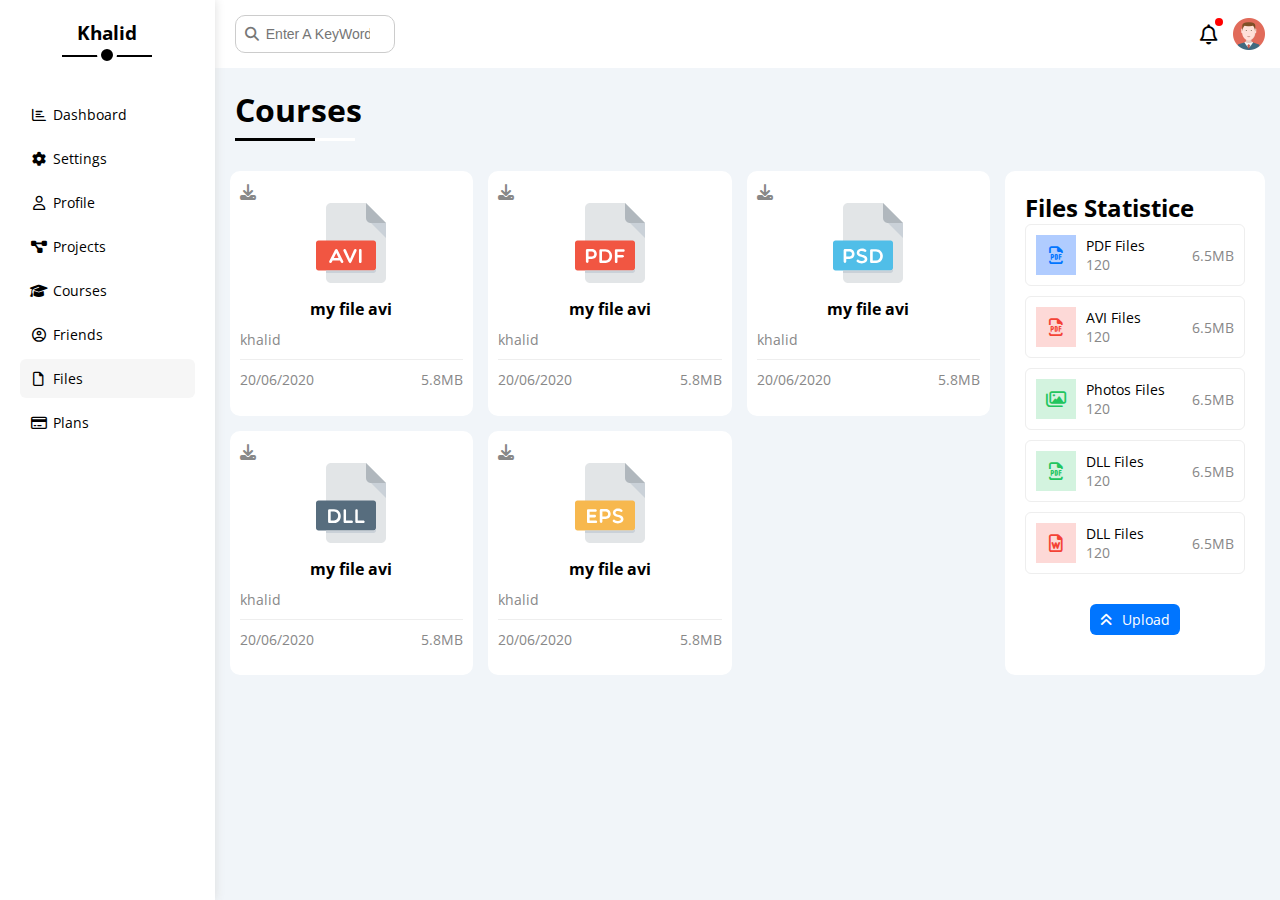
<file: files.html>
<!DOCTYPE html>
<html lang="en">
  <head>
    <meta charset="UTF-8" />
    <meta http-equiv="X-UA-Compatible" content="IE=edge" />
    <meta name="viewport" content="width=device-width, initial-scale=1.0" />
    <title>Files</title>
    <!-- <link rel="stylesheet" href="css/normalize.css"> -->
    <link rel="stylesheet" href="css/all.min.css" />
    <link rel="stylesheet" href="css/framework.css" />
    <link rel="stylesheet" href="css/master.css" />
    <link rel="preconnect" href="https://fonts.googleapis.com" />
    <link rel="preconnect" href="https://fonts.gstatic.com" crossorigin />
    <link href="https://fonts.googleapis.com/css2?family=Open+Sans:wght@300;500&#038;display=swap" rel="stylesheet" />
  </head>
<body>
    <div class="page">
        <aside class="sidebar">
            <h3>Khalid</h3>
            <ul>
                <li>
                  <a href="index.html">
                    <i class="fa-regular fa-chart-bar fa-fw"></i>
                    <span>Dashboard</span>
                  </a>
                </li>
                <li>
                  <a   href="settings.html">
                    <i class="fa-solid fa-gear fa-fw"></i>
                    <span>Settings</span>
                  </a>
                </li>
                <li>
                  <a  href="profile.html">
                    <i class="fa-regular fa-user fa-fw"></i>
                    <span>Profile</span>
                  </a>
                </li>
                <li>
                  <a href="projects.html">
                    <i class="fa-solid fa-diagram-project fa-fw"></i>
                    <span>Projects</span>
                  </a>
                </li>
                <li>
                  <a  href="courses.html">
                    <i class="fa-solid fa-graduation-cap fa-fw"></i>
                    <span>Courses</span>
                  </a>
                </li>
                <li>
                  <a href="friends.html">
                    <i class="fa-regular fa-circle-user fa-fw"></i>
                    <span>Friends</span>
                  </a>
                </li>
                <li>
                  <a  class="active"  href="files.html">
                    <i class="fa-regular fa-file fa-fw"></i>
                    <span>Files</span>
                  </a>
                </li>
                <li>
                  <a  href="plans.html">
                    <i class="fa-regular fa-credit-card fa-fw"></i>
                    <span>Plans</span>
                  </a>
                </li>
              </ul>
        </aside>
        <div class="content">
            <header class="head flex-between">
                <div class="search">
                    <form action>
                        <i class="fa-solid fa-magnifying-glass"></i>
                        <input type="search"  placeholder="Enter A KeyWord">
                    </form>
                </div>
                <div class="icons flex-between">
                    <span class="notification">
                        <i class="fa-regular fa-bell fa-lg"></i>
                    </span>
                    <img src="images/avatar.png" alt="">
                </div>
            </header>
            <h1>Courses</h1>
            <div class="files-page">
                <div class="files">
                    <div class="file radius-10 b-white p-10">
                        <i class="fa-solid fa-download c-grey p-absolute"></i>
                        <div class="icon txt-c">
                            <img class="mb-10" src="images/avi.svg" alt="">
                            <h4 class="mb-10">my file avi</h4>
                        </div>
                        <p class="fs-13 c-grey">khalid</p>
                        <div class="info flex-between">
                            <span class="c-grey fs-13 d-block">20/06/2020</span>
                            <span class="c-grey fs-13 d-block">5.8MB</span>
                        </div>
                    </div>
                    <div class="file radius-10 b-white p-10">
                        <i class="fa-solid fa-download c-grey p-absolute"></i>
                        <div class="icon txt-c">
                            <img class="mb-10" src="images/pdf.svg" alt="">
                            <h4 class="mb-10">my file avi</h4>
                        </div>
                        <p class="fs-13 c-grey">khalid</p>
                        <div class="info flex-between">
                            <span class="c-grey fs-13 d-block">20/06/2020</span>
                            <span class="c-grey fs-13 d-block">5.8MB</span>
                        </div>
                    </div>
                    <div class="file radius-10 b-white p-10">
                        <i class="fa-solid fa-download c-grey p-absolute"></i>
                        <div class="icon txt-c">
                            <img class="mb-10" src="images/psd.svg" alt="">
                            <h4 class="mb-10">my file avi</h4>
                        </div>
                        <p class="fs-13 c-grey">khalid</p>
                        <div class="info flex-between">
                            <span class="c-grey fs-13 d-block">20/06/2020</span>
                            <span class="c-grey fs-13 d-block">5.8MB</span>
                        </div>
                    </div>
                    <div class="file radius-10 b-white p-10">
                        <i class="fa-solid fa-download c-grey p-absolute"></i>
                        <div class="icon txt-c">
                            <img class="mb-10" src="images/dll.svg" alt="">
                            <h4 class="mb-10">my file avi</h4>
                        </div>
                        <p class="fs-13 c-grey">khalid</p>
                        <div class="info flex-between">
                            <span class="c-grey fs-13 d-block">20/06/2020</span>
                            <span class="c-grey fs-13 d-block">5.8MB</span>
                        </div>
                    </div>
                    <div class="file radius-10 b-white p-10">
                        <i class="fa-solid fa-download c-grey p-absolute"></i>
                        <div class="icon txt-c">
                            <img class="mb-10" src="images/eps.svg" alt="">
                            <h4 class="mb-10">my file avi</h4>
                        </div>
                        <p class="fs-13 c-grey">khalid</p>
                        <div class="info flex-between">
                            <span class="c-grey fs-13 d-block">20/06/2020</span>
                            <span class="c-grey fs-13 d-block">5.8MB</span>
                        </div>
                    </div>


                </div>
                <div class="files-statistice p-20 radius-10 b-white">
                          <h2>Files Statistice</h2>
                          <div class="box">
                              <i class="fa-regular fa-file-pdf fa-lg center-flex l-blue c-blue icon"></i>
                              <div class="info">
                                  <div class="text">
                                      <span class="d-block fs-14">PDF Files</span>
                                      <span class="c-grey d-block fs-13">120</span>
                                  </div>
                                  <span class="c-grey d-block fs-13">6.5MB</span>
                              </div>
                          </div>
                          <div class="box">
                            <i class="fa-regular fa-file-pdf fa-lg center-flex l-red c-red icon"></i>
                            <div class="info">
                                <div class="text">
                                    <span class="d-block fs-14">AVI Files</span>
                                    <span class="c-grey d-block fs-13">120</span>
                                </div>
                                <span class="c-grey d-block fs-13">6.5MB</span>
                            </div>
                        </div>
                        <div class="box">
                          <i class="fa-regular fa-images fa-lg l-green center-flex c-green icon"></i>
                          <div class="info">
                              <div class="text">
                                  <span class="d-block fs-14">Photos Files</span>
                                  <span class="c-grey d-block fs-13">120</span>
                              </div>
                              <span class="c-grey d-block fs-13">6.5MB</span>
                          </div>
                      </div>
                      <div class="box">
                        <i class="fa-regular fa-file-pdf fa-lg l-green center-flex c-green icon"></i>
                        <div class="info">
                            <div class="text">
                                <span class="d-block fs-14">DLL Files</span>
                                <span class="c-grey d-block fs-13">120</span>
                            </div>
                            <span class="c-grey d-block fs-13">6.5MB</span>
                        </div>
                    </div>
                    
                    <div class="box">
                      <i class="fa-regular fa-file-word fa-lg l-red center-flex c-red icon"></i>
                      <div class="info">
                          <div class="text">
                              <span class="d-block fs-14">DLL Files</span>
                              <span class="c-grey d-block fs-13">120</span>
                          </div>
                          <span class="c-grey d-block fs-13">6.5MB</span>
                      </div>
                  </div>
                  <a href="#" class="upload">
                    <i class="fa-solid fa-angles-up"></i>
                    <span>Upload</span>
                  </a>


                </div>

            </div>

        </div>
    </div>
</body>
</html>
</file>
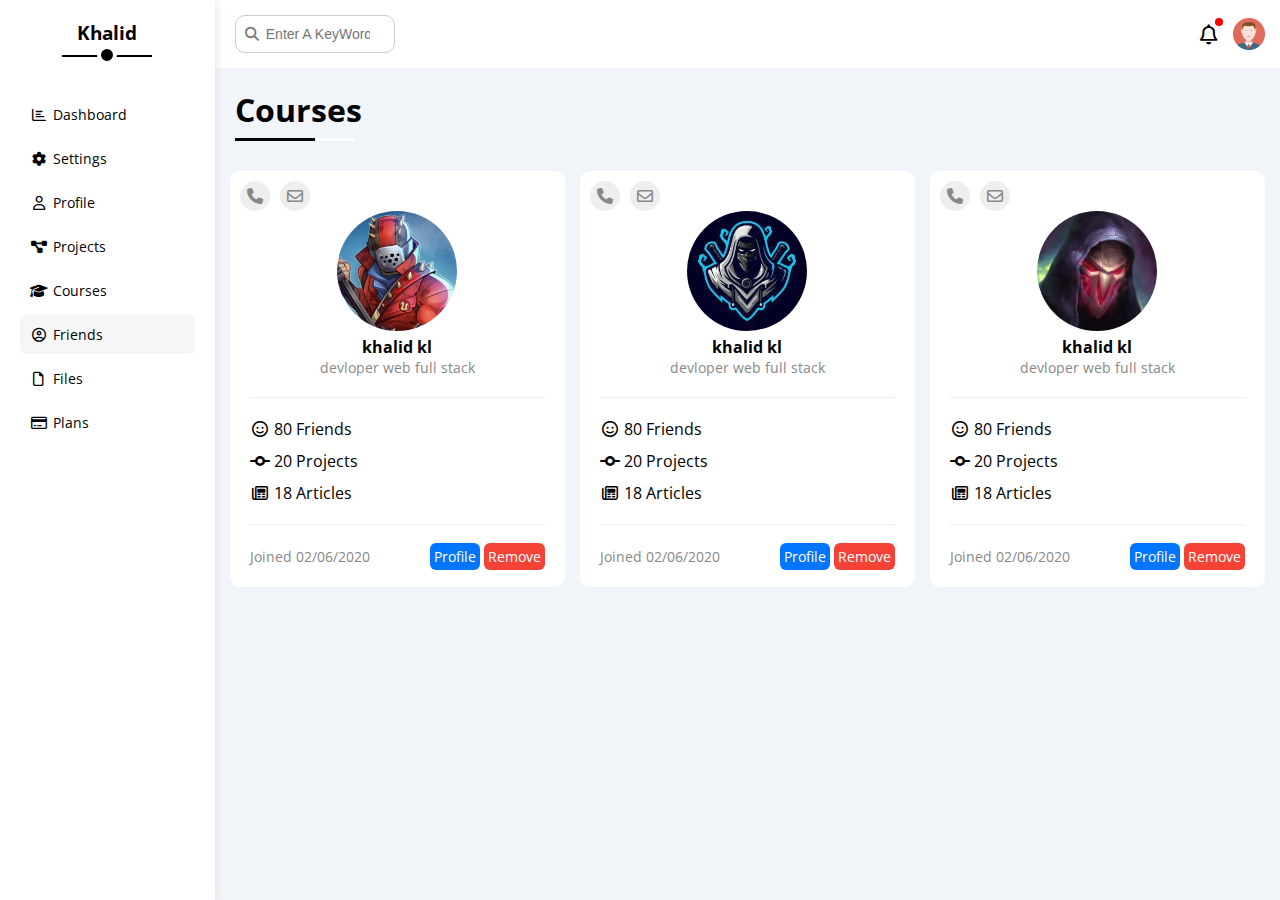
<file: friends.html>
<!DOCTYPE html>
<html lang="en">
  <head>
    <meta charset="UTF-8" />
    <meta http-equiv="X-UA-Compatible" content="IE=edge" />
    <meta name="viewport" content="width=device-width, initial-scale=1.0" />
    <title>Friends</title>
    <!-- <link rel="stylesheet" href="css/normalize.css"> -->
    <link rel="stylesheet" href="css/all.min.css" />
    <link rel="stylesheet" href="css/framework.css" />
    <link rel="stylesheet" href="css/master.css" />
    <link rel="preconnect" href="https://fonts.googleapis.com" />
    <link rel="preconnect" href="https://fonts.gstatic.com" crossorigin />
    <link href="https://fonts.googleapis.com/css2?family=Open+Sans:wght@300;500&#038;display=swap" rel="stylesheet" />
  </head>
<body>
    <div class="page">
        <aside class="sidebar">
            <h3>Khalid</h3>
            <ul>
                <li>
                  <a href="index.html">
                    <i class="fa-regular fa-chart-bar fa-fw"></i>
                    <span>Dashboard</span>
                  </a>
                </li>
                <li>
                  <a   href="settings.html">
                    <i class="fa-solid fa-gear fa-fw"></i>
                    <span>Settings</span>
                  </a>
                </li>
                <li>
                  <a  href="profile.html">
                    <i class="fa-regular fa-user fa-fw"></i>
                    <span>Profile</span>
                  </a>
                </li>
                <li>
                  <a href="projects.html">
                    <i class="fa-solid fa-diagram-project fa-fw"></i>
                    <span>Projects</span>
                  </a>
                </li>
                <li>
                  <a  href="courses.html">
                    <i class="fa-solid fa-graduation-cap fa-fw"></i>
                    <span>Courses</span>
                  </a>
                </li>
                <li>
                  <a class="active" href="friends.html">
                    <i class="fa-regular fa-circle-user fa-fw"></i>
                    <span>Friends</span>
                  </a>
                </li>
                <li>
                  <a  href="files.html">
                    <i class="fa-regular fa-file fa-fw"></i>
                    <span>Files</span>
                  </a>
                </li>
                <li>
                  <a  href="plans.html">
                    <i class="fa-regular fa-credit-card fa-fw"></i>
                    <span>Plans</span>
                  </a>
                </li>
              </ul>
        </aside>
        <div class="content">
            <header class="head flex-between">
                <div class="search">
                    <form action>
                        <i class="fa-solid fa-magnifying-glass"></i>
                        <input type="search"  placeholder="Enter A KeyWord">
                    </form>
                </div>
                <div class="icons flex-between">
                    <span class="notification">
                        <i class="fa-regular fa-bell fa-lg"></i>
                    </span>
                    <img src="images/avatar.png" alt="">
                </div>
            </header>
            <h1>Courses</h1>
          <div class="friends">
            <div class="box b-white radius-10 p-20">
                <div class="contact">
                    <i class="fa-solid fa-phone"></i>
                    <i class="fa-regular fa-envelope"></i>
                  </div>
                  <div class="txt-c p-20">
                    <img src="images/friend-01.jpg" alt="">
                    <h4>khalid kl</h4>
                    <p class="c-grey fs-14">devloper web full stack</p>
                  </div>
                  <div class="info">
                        <div class="mb-10">
                          <i class="fa-regular fa-face-smile fa-fw"></i>
                          <span>80 Friends</span>
                        </div>
                        <div class="mb-10">
                          <i class="fa-solid fa-code-commit fa-fw"></i>
                          <span>20 Projects</span>
                        </div>
                        <div>
                          <i class="fa-regular fa-newspaper fa-fw"></i>
                          <span>18 Articles</span>
                        </div>
                  </div>
                  <div class="foot flex-between">
                    <span class="c-grey fs-14">Joined 02/06/2020</span>
                    <div>
                        <a href="#" class="bg-blue">Profile</a>
                        <a href="#" class="bg-red">Remove</a>
                    </div>
                  </div>
            </div>
            <div class="box b-white radius-10 p-20">
                <div class="contact">
                    <i class="fa-solid fa-phone"></i>
                    <i class="fa-regular fa-envelope"></i>
                  </div>
                  <div class="txt-c p-20">
                    <img src="images/friend-02.jpg" alt="">
                    <h4>khalid kl</h4>
                    <p class="c-grey fs-14">devloper web full stack</p>
                  </div>
                  <div class="info">
                        <div class="mb-10">
                          <i class="fa-regular fa-face-smile fa-fw"></i>
                          <span>80 Friends</span>
                        </div>
                        <div class="mb-10">
                          <i class="fa-solid fa-code-commit fa-fw"></i>
                          <span>20 Projects</span>
                        </div>
                        <div>
                          <i class="fa-regular fa-newspaper fa-fw"></i>
                          <span>18 Articles</span>
                        </div>
                  </div>
                  <div class="foot flex-between">
                    <span class="c-grey fs-14">Joined 02/06/2020</span>
                    <div>
                        <a href="#" class="bg-blue">Profile</a>
                        <a href="#" class="bg-red">Remove</a>
                    </div>
                  </div>
            </div>
            <div class="box b-white radius-10 p-20">
                <div class="contact">
                    <i class="fa-solid fa-phone"></i>
                    <i class="fa-regular fa-envelope"></i>
                  </div>
                  <div class="txt-c p-20">
                    <img src="images/friend-03.jpg" alt="">
                    <h4>khalid kl</h4>
                    <p class="c-grey fs-14">devloper web full stack</p>
                  </div>
                  <div class="info">
                        <div class="mb-10">
                          <i class="fa-regular fa-face-smile fa-fw"></i>
                          <span>80 Friends</span>
                        </div>
                        <div class="mb-10">
                          <i class="fa-solid fa-code-commit fa-fw"></i>
                          <span>20 Projects</span>
                        </div>
                        <div>
                          <i class="fa-regular fa-newspaper fa-fw"></i>
                          <span>18 Articles</span>
                        </div>
                  </div>
                  <div class="foot flex-between">
                    <span class="c-grey fs-14">Joined 02/06/2020</span>
                    <div>
                        <a href="#" class="bg-blue">Profile</a>
                        <a href="#" class="bg-red">Remove</a>
                    </div>
                  </div>
            </div>


          </div>
        </div>
    </div>
</body>
</html>
</file>
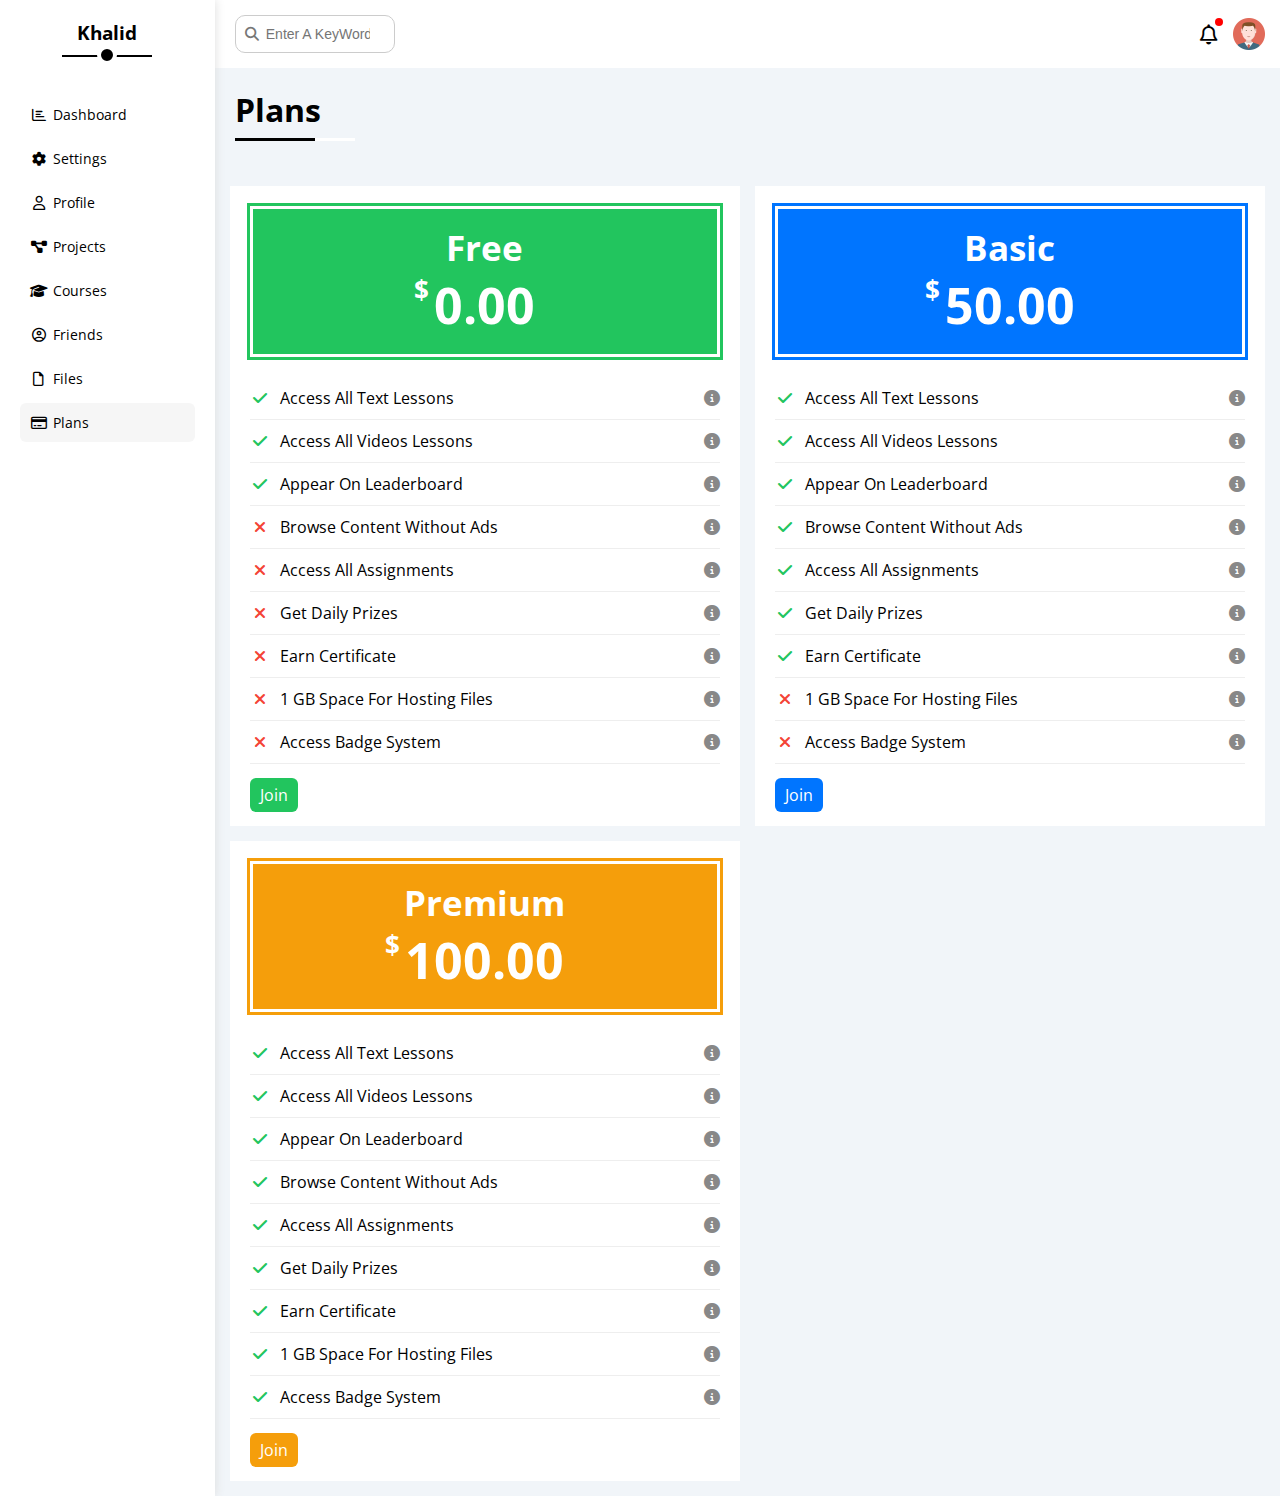
<file: plans.html>
<!DOCTYPE html>
<html lang="en">
  <head>
    <meta charset="UTF-8" />
    <meta http-equiv="X-UA-Compatible" content="IE=edge" />
    <meta name="viewport" content="width=device-width, initial-scale=1.0" />
    <title>Plans</title>
    <!-- <link rel="stylesheet" href="css/normalize.css"> -->
    <link rel="stylesheet" href="css/all.min.css" />
    <link rel="stylesheet" href="css/framework.css" />
    <link rel="stylesheet" href="css/master.css" />
    <link rel="preconnect" href="https://fonts.googleapis.com" />
    <link rel="preconnect" href="https://fonts.gstatic.com" crossorigin />
    <link href="https://fonts.googleapis.com/css2?family=Open+Sans:wght@300;500&#038;display=swap" rel="stylesheet" />
  </head>
<body>
    <div class="page">
        <aside class="sidebar">
            <h3>Khalid</h3>
            <ul>
                <li>
                  <a href="index.html">
                    <i class="fa-regular fa-chart-bar fa-fw"></i>
                    <span>Dashboard</span>
                  </a>
                </li>
                <li>
                  <a   href="settings.html">
                    <i class="fa-solid fa-gear fa-fw"></i>
                    <span>Settings</span>
                  </a>
                </li>
                <li>
                  <a  href="profile.html">
                    <i class="fa-regular fa-user fa-fw"></i>
                    <span>Profile</span>
                  </a>
                </li>
                <li>
                  <a href="projects.html">
                    <i class="fa-solid fa-diagram-project fa-fw"></i>
                    <span>Projects</span>
                  </a>
                </li>
                <li>
                  <a  href="courses.html">
                    <i class="fa-solid fa-graduation-cap fa-fw"></i>
                    <span>Courses</span>
                  </a>
                </li>
                <li>
                  <a href="friends.html">
                    <i class="fa-regular fa-circle-user fa-fw"></i>
                    <span>Friends</span>
                  </a>
                </li>
                <li>
                  <a  href="files.html">
                    <i class="fa-regular fa-file fa-fw"></i>
                    <span>Files</span>
                  </a>
                </li>
                <li>
                  <a  class="active"  href="plans.html">
                    <i class="fa-regular fa-credit-card fa-fw"></i>
                    <span>Plans</span>
                  </a>
                </li>
              </ul>
        </aside>
        <div class="content">
            <header class="head flex-between">
                <div class="search">
                    <form action>
                        <i class="fa-solid fa-magnifying-glass"></i>
                        <input type="search"  placeholder="Enter A KeyWord">
                    </form>
                </div>
                <div class="icons flex-between">
                    <span class="notification">
                        <i class="fa-regular fa-bell fa-lg"></i>
                    </span>
                    <img src="images/avatar.png" alt="">
                </div>
            </header>
            <h1>Plans</h1>
          <div class="plans">
            <div class="plan b-white p-20">
                <div class="head free">
                    <span class="d-block">Free</span>
                    <span class="d-block">0.00</span>
                </div>
                <ul>
                    <li>
                      <i class="fa-solid fa-check fa-fw yes"></i>
                      <span>Access All Text Lessons</span>
                      <i class="fa-solid fa-circle-info help"></i>
                    </li>
                    <li>
                      <i class="fa-solid fa-check fa-fw yes"></i>
                      <span>Access All Videos Lessons</span>
                      <i class="fa-solid fa-circle-info help"></i>
                    </li>
                    <li>
                      <i class="fa-solid fa-check fa-fw yes"></i>
                      <span>Appear On Leaderboard</span>
                      <i class="fa-solid fa-circle-info help"></i>
                    </li>
                    <li>
                      <i class="fa-solid fa-xmark fa-fw"></i>
                      <span>Browse Content Without Ads</span>
                      <i class="fa-solid fa-circle-info help"></i>
                    </li>
                    <li>
                      <i class="fa-solid fa-xmark fa-fw"></i>
                      <span>Access All Assignments</span>
                      <i class="fa-solid fa-circle-info help"></i>
                    </li>
                    <li>
                      <i class="fa-solid fa-xmark fa-fw"></i>
                      <span>Get Daily Prizes</span>
                      <i class="fa-solid fa-circle-info help"></i>
                    </li>
                    <li>
                      <i class="fa-solid fa-xmark fa-fw"></i>
                      <span>Earn Certificate</span>
                      <i class="fa-solid fa-circle-info help"></i>
                    </li>
                    <li>
                      <i class="fa-solid fa-xmark fa-fw"></i>
                      <span>1 GB Space For Hosting Files</span>
                      <i class="fa-solid fa-circle-info help"></i>
                    </li>
                    <li>
                      <i class="fa-solid fa-xmark fa-fw"></i>
                      <span>Access Badge System</span>
                      <i class="fa-solid fa-circle-info help"></i>
                    </li>
                  </ul>
                  <a href="#" class="join bg-green">Join</a>
            </div>
            <div class="plan b-white p-20">
                <div class="head basic">
                    <span class="d-block">Basic</span>
                    <span class="d-block">50.00</span>
                </div>
                <ul class="list-none p-0">
                    <li>
                      <i class="fa-solid fa-check fa-fw yes"></i>
                      <span>Access All Text Lessons</span>
                      <i class="fa-solid fa-circle-info help"></i>
                    </li>
                    <li>
                      <i class="fa-solid fa-check fa-fw yes"></i>
                      <span>Access All Videos Lessons</span>
                      <i class="fa-solid fa-circle-info help"></i>
                    </li>
                    <li>
                      <i class="fa-solid fa-check fa-fw yes"></i>
                      <span>Appear On Leaderboard</span>
                      <i class="fa-solid fa-circle-info help"></i>
                    </li>
                    <li>
                      <i class="fa-solid fa-check fa-fw yes"></i>
                      <span>Browse Content Without Ads</span>
                      <i class="fa-solid fa-circle-info help"></i>
                    </li>
                    <li>
                      <i class="fa-solid fa-check fa-fw yes"></i>
                      <span>Access All Assignments</span>
                      <i class="fa-solid fa-circle-info help"></i>
                    </li>
                    <li>
                      <i class="fa-solid fa-check fa-fw yes"></i>
                      <span>Get Daily Prizes</span>
                      <i class="fa-solid fa-circle-info help"></i>
                    </li>
                    <li>
                      <i class="fa-solid fa-check fa-fw yes"></i>
                      <span>Earn Certificate</span>
                      <i class="fa-solid fa-circle-info help"></i>
                    </li>
                    <li>
                      <i class="fa-solid fa-xmark fa-fw"></i>
                      <span>1 GB Space For Hosting Files</span>
                      <i class="fa-solid fa-circle-info help"></i>
                    </li>
                    <li>
                      <i class="fa-solid fa-xmark fa-fw"></i>
                      <span>Access Badge System</span>
                      <i class="fa-solid fa-circle-info help"></i>
                    </li>
                  </ul>
                  <a href="#" class="join bg-blue">Join</a>
            </div>



            <div class="plan b-white p-20">
                <div class="head premium">
                    <span class="d-block">Premium</span>
                    <span class="d-block">100.00</span>
                </div>
                <ul class="list-none p-0">
                    <li>
                      <i class="fa-solid fa-check fa-fw yes"></i>
                      <span>Access All Text Lessons</span>
                      <i class="fa-solid fa-circle-info help"></i>
                    </li>
                    <li>
                      <i class="fa-solid fa-check fa-fw yes"></i>
                      <span>Access All Videos Lessons</span>
                      <i class="fa-solid fa-circle-info help"></i>
                    </li>
                    <li>
                      <i class="fa-solid fa-check fa-fw yes"></i>
                      <span>Appear On Leaderboard</span>
                      <i class="fa-solid fa-circle-info help"></i>
                    </li>
                    <li>
                      <i class="fa-solid fa-check fa-fw yes"></i>
                      <span>Browse Content Without Ads</span>
                      <i class="fa-solid fa-circle-info help"></i>
                    </li>
                    <li>
                      <i class="fa-solid fa-check fa-fw yes"></i>
                      <span>Access All Assignments</span>
                      <i class="fa-solid fa-circle-info help"></i>
                    </li>
                    <li>
                      <i class="fa-solid fa-check fa-fw yes"></i>
                      <span>Get Daily Prizes</span>
                      <i class="fa-solid fa-circle-info help"></i>
                    </li>
                    <li>
                      <i class="fa-solid fa-check fa-fw yes"></i>
                      <span>Earn Certificate</span>
                      <i class="fa-solid fa-circle-info help"></i>
                    </li>
                    <li>
                      <i class="fa-solid fa-check fa-fw yes"></i>
                      <span>1 GB Space For Hosting Files</span>
                      <i class="fa-solid fa-circle-info help"></i>
                    </li>
                    <li>
                      <i class="fa-solid fa-check fa-fw yes"></i>
                      <span>Access Badge System</span>
                      <i class="fa-solid fa-circle-info help"></i>
                    </li>
                  </ul>
                  <a href="#" class="join bg-orange">Join</a>
            </div>


          </div>
        </div>
    </div>
</body>
</html>
</file>
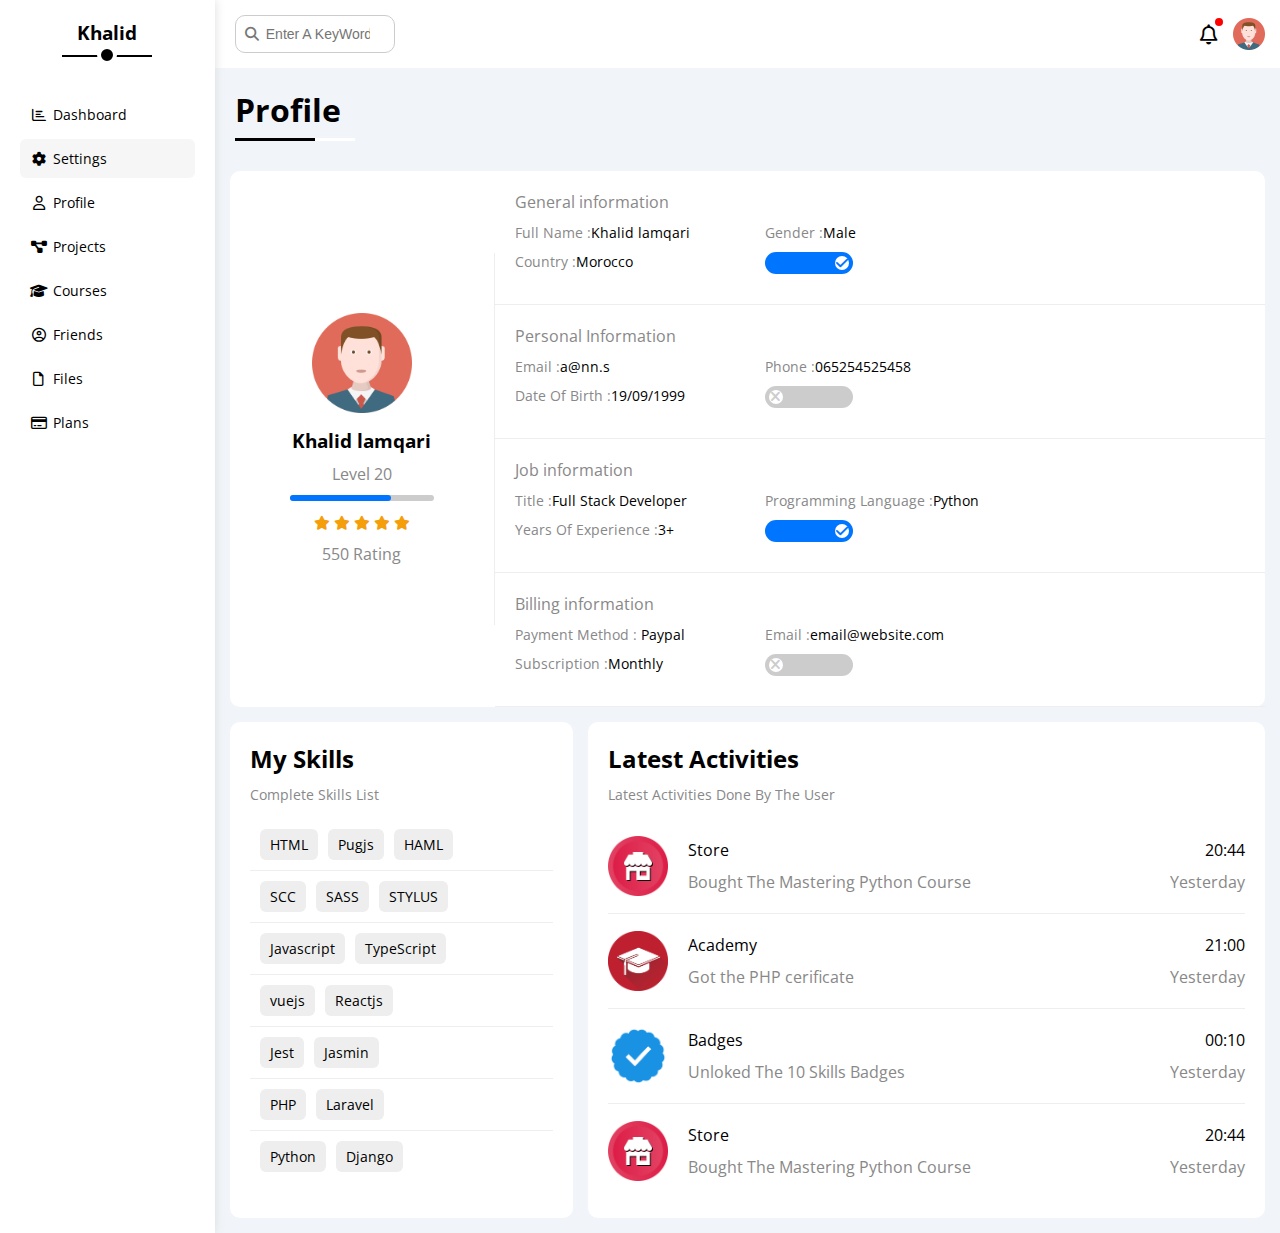
<file: profile.html>
<!DOCTYPE html>
<html lang="en">
  <head>
    <meta charset="UTF-8" />
    <meta http-equiv="X-UA-Compatible" content="IE=edge" />
    <meta name="viewport" content="width=device-width, initial-scale=1.0" />
    <title>Profile</title>
    <!-- <link rel="stylesheet" href="css/normalize.css"> -->
    <link rel="stylesheet" href="css/all.min.css" />
    <link rel="stylesheet" href="css/framework.css" />
    <link rel="stylesheet" href="css/master.css" />
    <link rel="preconnect" href="https://fonts.googleapis.com" />
    <link rel="preconnect" href="https://fonts.gstatic.com" crossorigin />
    <link href="https://fonts.googleapis.com/css2?family=Open+Sans:wght@300;500&#038;display=swap" rel="stylesheet" />
  </head>
<body>
    <div class="page">
        <aside class="sidebar">
            <h3>Khalid</h3>
            <ul>
                <li>
                  <a href="index.html">
                    <i class="fa-regular fa-chart-bar fa-fw"></i>
                    <span>Dashboard</span>
                  </a>
                </li>
                <li>
                  <a class="active"  href="settings.html">
                    <i class="fa-solid fa-gear fa-fw"></i>
                    <span>Settings</span>
                  </a>
                </li>
                <li>
                  <a  href="profile.html">
                    <i class="fa-regular fa-user fa-fw"></i>
                    <span>Profile</span>
                  </a>
                </li>
                <li>
                  <a href="projects.html">
                    <i class="fa-solid fa-diagram-project fa-fw"></i>
                    <span>Projects</span>
                  </a>
                </li>
                <li>
                  <a  href="courses.html">
                    <i class="fa-solid fa-graduation-cap fa-fw"></i>
                    <span>Courses</span>
                  </a>
                </li>
                <li>
                  <a  href="friends.html">
                    <i class="fa-regular fa-circle-user fa-fw"></i>
                    <span>Friends</span>
                  </a>
                </li>
                <li>
                  <a  href="files.html">
                    <i class="fa-regular fa-file fa-fw"></i>
                    <span>Files</span>
                  </a>
                </li>
                <li>
                  <a  href="plans.html">
                    <i class="fa-regular fa-credit-card fa-fw"></i>
                    <span>Plans</span>
                  </a>
                </li>
              </ul>
        </aside>
        <div class="content">
            <header class="head flex-between">
                <div class="search">
                    <form action>
                        <i class="fa-solid fa-magnifying-glass"></i>
                        <input type="search"  placeholder="Enter A KeyWord">
                    </form>
                </div>
                <div class="icons flex-between">
                    <span class="notification">
                        <i class="fa-regular fa-bell fa-lg"></i>
                    </span>
                    <img src="images/avatar.png" alt="">
                </div>
            </header>
            <h1>Profile</h1>
            <div class="page-profile">
                <div class="overview">
                    <div class="avatar-box">
                        <img src="images/avatar.png" class="mb-10">
                        <h3 class="mb-10">Khalid lamqari</h3>
                        <span class="d-block c-grey mb-10">Level 20</span>
                        <span class="line"></span>
                        <div class="stars mb-10">
                            <i class="fa-solid fa-star c-orange fs-13"></i>
                            <i class="fa-solid fa-star c-orange fs-13"></i>
                            <i class="fa-solid fa-star c-orange fs-13"></i>
                            <i class="fa-solid fa-star c-orange fs-13"></i>
                            <i class="fa-solid fa-star c-orange fs-13"></i>
                        </div>
                        <span class="d-block c-grey ">550 Rating</span>
                    </div>
                    <div class="info-box">
                        <div class="box">
                            <h4 class="c-grey mb-10">General information</h4>
                            <div class="fs-14 mb-10">
                                <span class="c-grey">Full Name :</span><span>Khalid lamqari</span>
                            </div>
                            <div class="fs-14 mb-10">
                                <span class="c-grey">Gender :</span><span>Male</span>
                            </div>
                            <div class="fs-14 mb-10">
                                <span class="c-grey">Country :</span><span>Morocco</span>
                            </div>
                            <div class="fs-14 mb-10">
                                <label>
                                    <input class="tog-checkbox" type="checkbox" checked>
                                    <div class="tog-switch"></div>
                                </label>
                            </div>
                        </div>

                        <div class="box">
                        <h4 class="c-grey mb-10">Personal Information</h4>
                            <div class="fs-14 mb-10">
                                <span class="c-grey">Email :</span><span>a@nn.s</span>
                            </div>
                            <div class="fs-14 mb-10">
                                <span class="c-grey">Phone :</span><span>065254525458</span>
                            </div>
                            <div class="fs-14 mb-10">
                                <span class="c-grey">Date Of Birth :</span><span>19/09/1999</span>
                            </div>
                            <div class="fs-14 mb-10">
                                <label>
                                    <input class="tog-checkbox" type="checkbox">
                                    <div class="tog-switch"></div>
                                </label>
                            </div>
                        </div>

                        <div class="box">
                            <h4 class="c-grey mb-10">Job information</h4>
                            <div class="fs-14 mb-10">
                                <span class="c-grey">Title :</span><span>Full Stack Developer</span>
                            </div>
                            <div class="fs-14 mb-10">
                                <span class="c-grey">Programming Language :</span><span>Python</span>
                            </div>
                            <div class="fs-14 mb-10">
                                <span class="c-grey">Years Of Experience :</span><span>3+</span>
                            </div>
                            <div class="fs-14 mb-10">
                                <label>
                                    <input class="tog-checkbox" type="checkbox" checked>
                                    <div class="tog-switch"></div>
                                </label>
                            </div>
                        </div>

                        <div class="box">
                            <h4 class="c-grey mb-10">Billing information</h4>
                            <div class="fs-14 mb-10">
                                <span class="c-grey">Payment Method :</span><span> Paypal</span>
                            </div>
                            <div class="fs-14 mb-10">
                                <span class="c-grey">Email :</span><span>email@website.com</span>
                            </div>
                            <div class="fs-14 mb-10">
                                <span class="c-grey">Subscription :</span><span>Monthly</span>
                            </div>
                            <div class="fs-14 mb-10">
                                <label>
                                    <input class="tog-checkbox" type="checkbox">
                                    <div class="tog-switch"></div>
                                </label>
                            </div>
                        </div>
                    </div>
                </div>
                <div class="other-data d-flex">
                    <div class="card-skills b-white radius-10 p-20">
                        <h2 class="mb-10">My Skills</h2>
                        <p class="c-grey fs-14 mb-15">Complete Skills List</p>
                        <div class="box">
                            <span class="skill">HTML</span>
                            <span class="skill">Pugjs</span>
                            <span class="skill">HAML</span>
                        </div>
                        <div class="box">
                            <span class="skill">SCC</span>
                            <span class="skill">SASS</span>
                            <span class="skill">STYLUS</span>
                        </div>
                        <div class="box">
                            <span class="skill">Javascript</span>
                            <span class="skill">TypeScript</span>
                        </div>
                        <div class="box">
                            <span class="skill">vuejs</span>
                            <span class="skill">Reactjs</span>
                        </div>
                        <div class="box">
                            <span class="skill">Jest</span>
                            <span class="skill">Jasmin</span>
                        </div>
                        <div class="box">
                            <span class="skill">PHP</span>
                            <span class="skill">Laravel</span>
                        </div>
                        <div class="box">
                            <span class="skill">Python</span>
                            <span class="skill">Django</span>
                        </div>
                        

                    </div>
                    <div class="activities b-white radius-10 p-20">
                        <h2 class="mb-10">Latest Activities</h2>
                        <p class="c-grey fs-14 mb-15">Latest Activities Done By The User</p>
                        <div class="box">
                            <img src="images/activity-01 (1).png" alt="">
                            <div class="info">
                                <div class="text">
                                    <span class="d-block mb-10">Store</span>
                                    <p class="c-grey">Bought The Mastering Python Course</p>
                                </div>
                                <div class="date">
                                    <span class="d-block mb-10">20:44</span>
                                    <p  class="c-grey">Yesterday</p>
                                </div>
                            </div>
                        </div>
                    
                        <div class="box">
                            <img src="images/activity-02.png" alt="">
                            <div class="info">
                                <div class="text">
                                    <span class="d-block mb-10">Academy</span>
                                    <p class="c-grey">Got the PHP cerificate</p>
                                </div>
                                <div class="date">
                                    <span class="d-block mb-10">21:00</span>
                                    <p  class="c-grey">Yesterday</p>
                                </div>
                            </div>
                        </div>
                        <div class="box">
                            <img src="images/activity-03.png" alt="">
                            <div class="info">
                                <div class="text">
                                    <span class="d-block mb-10">Badges</span>
                                    <p class="c-grey">Unloked The 10 Skills Badges</p>
                                </div>
                                <div class="date">
                                    <span class="d-block mb-10">00:10</span>
                                    <p  class="c-grey">Yesterday</p>
                                </div>
                            </div>
                        </div>
                        <div class="box">
                            <img src="images/activity-01.png" alt="">
                            <div class="info">
                                <div class="text">
                                    <span class="d-block mb-10">Store</span>
                                    <p class="c-grey">Bought The Mastering Python Course</p>
                                </div>
                                <div class="date">
                                    <span class="d-block mb-10">20:44</span>
                                    <p  class="c-grey">Yesterday</p>
                                </div>
                            </div>
                        </div>


                    </div>
                </div>

            </div>
        </div>
    </div>
</body>
</html>
</file>
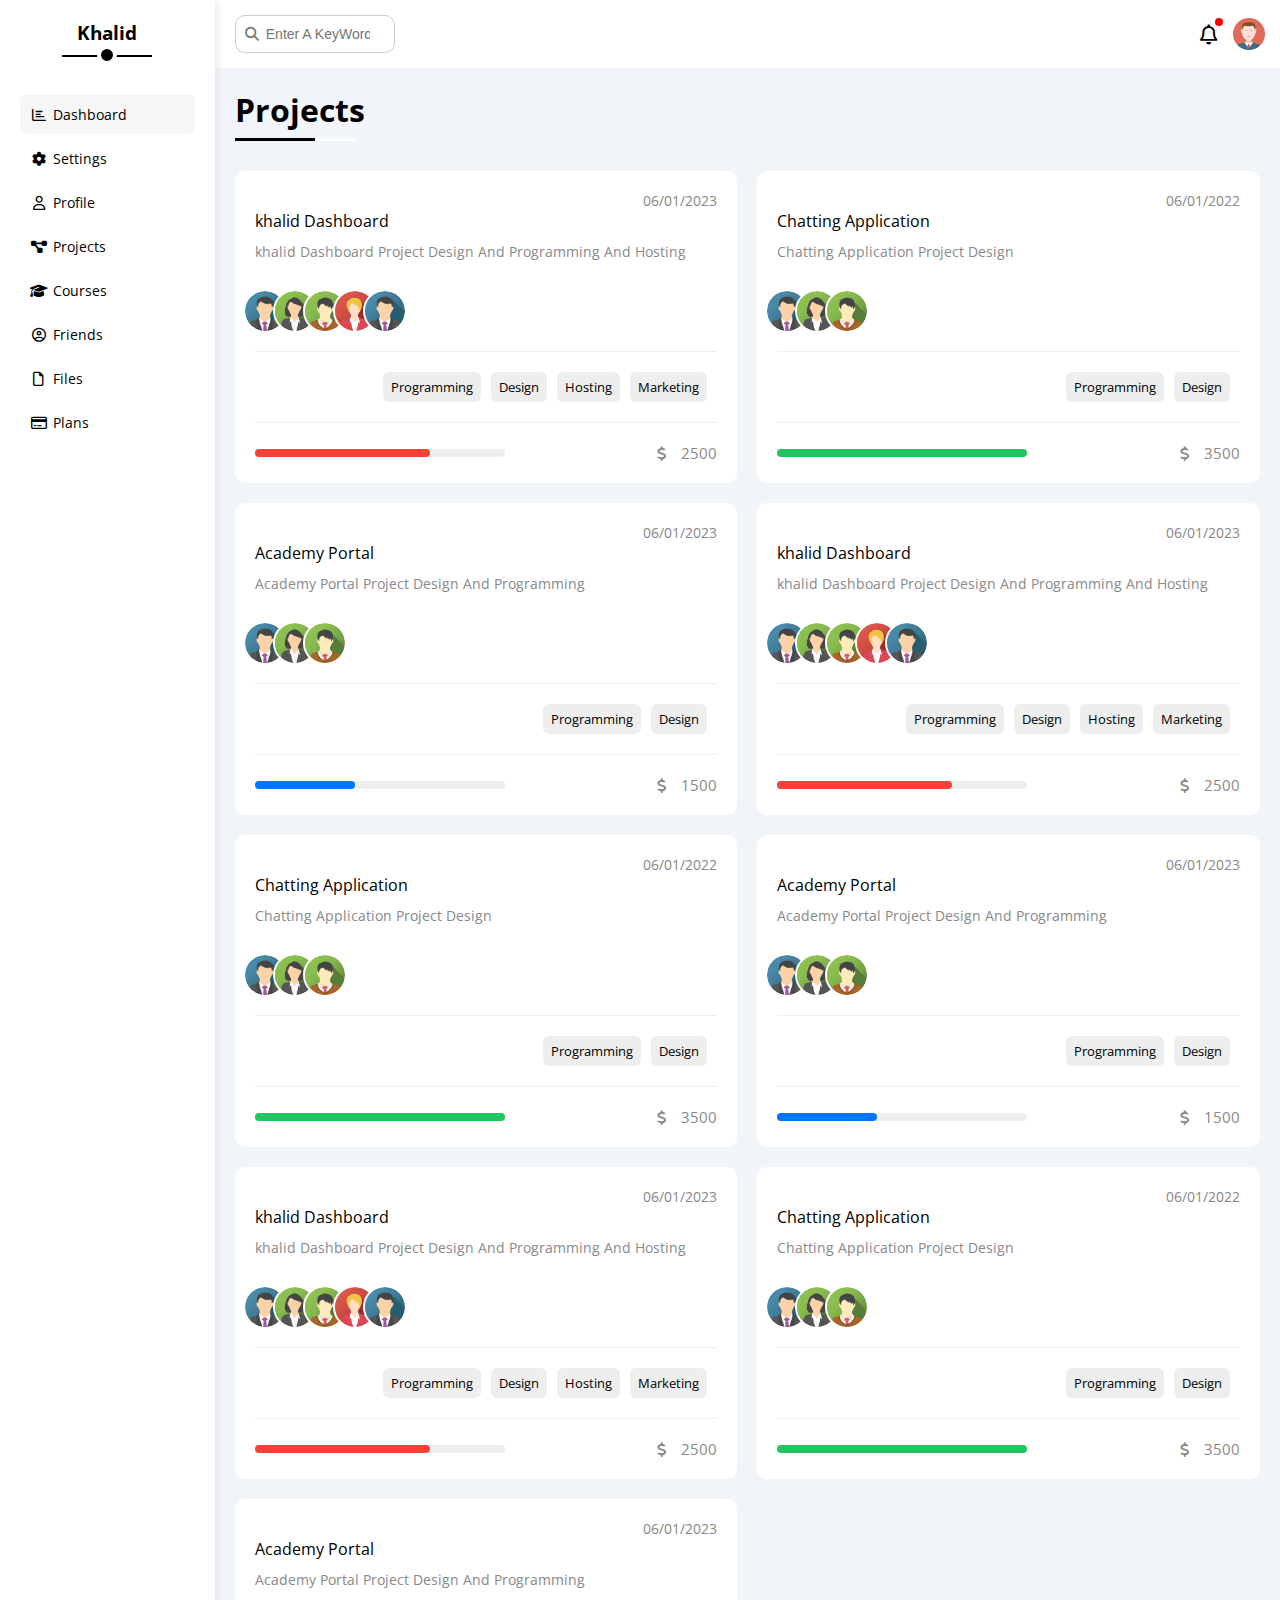
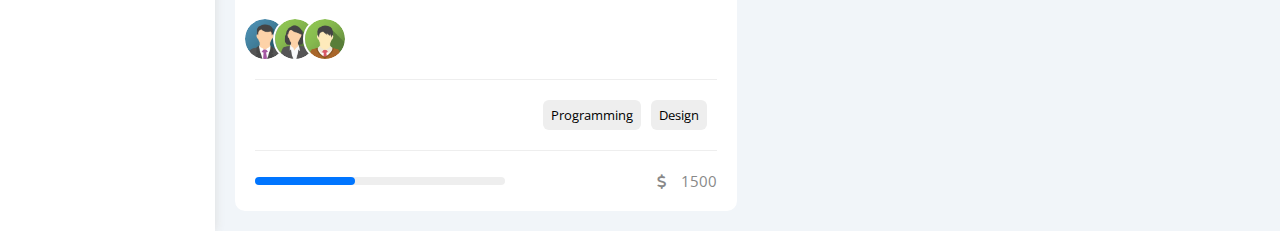
<file: projects.html>
<!DOCTYPE html>
<html lang="en">
  <head>
    <meta charset="UTF-8" />
    <meta http-equiv="X-UA-Compatible" content="IE=edge" />
    <meta name="viewport" content="width=device-width, initial-scale=1.0" />
    <title>Projects</title>
    <!-- <link rel="stylesheet" href="css/normalize.css"> -->
    <link rel="stylesheet" href="css/all.min.css" />
    <link rel="stylesheet" href="css/framework.css" />
    <link rel="stylesheet" href="css/master.css" />
    <link rel="preconnect" href="https://fonts.googleapis.com" />
    <link rel="preconnect" href="https://fonts.gstatic.com" crossorigin />
    <link href="https://fonts.googleapis.com/css2?family=Open+Sans:wght@300;500&#038;display=swap" rel="stylesheet" />
  </head>
<body>
    <div class="page">
        <aside class="sidebar">
            <h3>Khalid</h3>
            <ul>
                <li>
                  <a class="active" href="index.html">
                    <i class="fa-regular fa-chart-bar fa-fw"></i>
                    <span>Dashboard</span>
                  </a>
                </li>
                <li>
                  <a href="settings.html">
                    <i class="fa-solid fa-gear fa-fw"></i>
                    <span>Settings</span>
                  </a>
                </li>
                <li>
                  <a  href="profile.html">
                    <i class="fa-regular fa-user fa-fw"></i>
                    <span>Profile</span>
                  </a>
                </li>
                <li>
                  <a href="projects.html">
                    <i class="fa-solid fa-diagram-project fa-fw"></i>
                    <span>Projects</span>
                  </a>
                </li>
                <li>
                  <a  href="courses.html">
                    <i class="fa-solid fa-graduation-cap fa-fw"></i>
                    <span>Courses</span>
                  </a>
                </li>
                <li>
                  <a  href="friends.html">
                    <i class="fa-regular fa-circle-user fa-fw"></i>
                    <span>Friends</span>
                  </a>
                </li>
                <li>
                  <a  href="files.html">
                    <i class="fa-regular fa-file fa-fw"></i>
                    <span>Files</span>
                  </a>
                </li>
                <li>
                  <a  href="plans.html">
                    <i class="fa-regular fa-credit-card fa-fw"></i>
                    <span>Plans</span>
                  </a>
                </li>
              </ul>
        </aside>
        <div class="content">
            <header class="head flex-between">
                <div class="search">
                    <form action>
                        <i class="fa-solid fa-magnifying-glass"></i>
                        <input type="search"  placeholder="Enter A KeyWord">
                    </form>
                </div>
                <div class="icons flex-between">
                    <span class="notification">
                        <i class="fa-regular fa-bell fa-lg"></i>
                    </span>
                    <img src="images/avatar.png" alt="">
                </div>
            </header>
            <h1>Projects</h1>
            <div class="wrapper projects-page">
              <div class="card-project p-20 radius-10 b-white">
                <span class="date">06/01/2023</span>
                <p class="mb-10">khalid Dashboard</p>
                <p class="mb-10 fs-14 c-grey">khalid Dashboard Project Design And Programming And Hosting</p>
                <div class="images">
                  <img src="images/team-01.png" alt="">
                  <img src="images/team-02.png" alt="">
                  <img src="images/team-03.png" alt="">
                  <img src="images/team-05.png" alt="">
                  <img src="images/team-01.png" alt="">
                </div>
                <div class="do">
                  <span>Programming</span>
                  <span>Design</span>
                  <span>Hosting</span>
                  <span>Marketing</span>
                </div>
                <div class="info flex-between">
                    <div>
                      <span style="width: 70%;" class="bg-red"></span>
                    </div>
                    <span> 2500</span>
                </div>
              </div>

              <div class="card-project p-20 radius-10 b-white">
                <span class="date">06/01/2022</span>
                <p class="mb-10">Chatting Application</p>
                <p class="mb-10 fs-14 c-grey">Chatting Application Project Design</p>
                <div class="images">
                  <img src="images/team-01.png" alt="">
                  <img src="images/team-02.png" alt="">
                  <img src="images/team-03.png" alt="">
                </div>
                <div class="do">
                  <span>Programming</span>
                  <span>Design</span>
                </div>
                <div class="info flex-between">
                    <div>
                      <span style="width: 100%;" class="bg-green"></span>
                    </div>
                    <span> 3500</span>
                </div>
              </div>

              <div class="card-project p-20 radius-10 b-white">
                <span class="date">06/01/2023</span>
                <p class="mb-10">Academy Portal</p>
                <p class="mb-10 fs-14 c-grey">Academy Portal Project Design And Programming                </p>
                <div class="images">
                  <img src="images/team-01.png" alt="">
                  <img src="images/team-02.png" alt="">
                  <img src="images/team-03.png" alt="">

                </div>
                <div class="do">
                  <span>Programming</span>
                  <span>Design</span>
                </div>
                <div class="info flex-between">
                    <div>
                      <span style="width: 40%;" class="bg-blue"></span>
                    </div>
                    <span> 1500</span>
                </div>
              </div>

              <div class="card-project p-20 radius-10 b-white">
                <span class="date">06/01/2023</span>
                <p class="mb-10">khalid Dashboard</p>
                <p class="mb-10 fs-14 c-grey">khalid Dashboard Project Design And Programming And Hosting</p>
                <div class="images">
                  <img src="images/team-01.png" alt="">
                  <img src="images/team-02.png" alt="">
                  <img src="images/team-03.png" alt="">
                  <img src="images/team-05.png" alt="">
                  <img src="images/team-01.png" alt="">
                </div>
                <div class="do">
                  <span>Programming</span>
                  <span>Design</span>
                  <span>Hosting</span>
                  <span>Marketing</span>
                </div>
                <div class="info flex-between">
                    <div>
                      <span style="width: 70%;" class="bg-red"></span>
                    </div>
                    <span> 2500</span>
                </div>
              </div>

              <div class="card-project p-20 radius-10 b-white">
                <span class="date">06/01/2022</span>
                <p class="mb-10">Chatting Application</p>
                <p class="mb-10 fs-14 c-grey">Chatting Application Project Design</p>
                <div class="images">
                  <img src="images/team-01.png" alt="">
                  <img src="images/team-02.png" alt="">
                  <img src="images/team-03.png" alt="">
                </div>
                <div class="do">
                  <span>Programming</span>
                  <span>Design</span>
                </div>
                <div class="info flex-between">
                    <div>
                      <span style="width: 100%;" class="bg-green"></span>
                    </div>
                    <span> 3500</span>
                </div>
              </div>

              <div class="card-project p-20 radius-10 b-white">
                <span class="date">06/01/2023</span>
                <p class="mb-10">Academy Portal</p>
                <p class="mb-10 fs-14 c-grey">Academy Portal Project Design And Programming                </p>
                <div class="images">
                  <img src="images/team-01.png" alt="">
                  <img src="images/team-02.png" alt="">
                  <img src="images/team-03.png" alt="">

                </div>
                <div class="do">
                  <span>Programming</span>
                  <span>Design</span>
                </div>
                <div class="info flex-between">
                    <div>
                      <span style="width: 40%;" class="bg-blue"></span>
                    </div>
                    <span> 1500</span>
                </div>
              </div>

              <div class="card-project p-20 radius-10 b-white">
                <span class="date">06/01/2023</span>
                <p class="mb-10">khalid Dashboard</p>
                <p class="mb-10 fs-14 c-grey">khalid Dashboard Project Design And Programming And Hosting</p>
                <div class="images">
                  <img src="images/team-01.png" alt="">
                  <img src="images/team-02.png" alt="">
                  <img src="images/team-03.png" alt="">
                  <img src="images/team-05.png" alt="">
                  <img src="images/team-01.png" alt="">
                </div>
                <div class="do">
                  <span>Programming</span>
                  <span>Design</span>
                  <span>Hosting</span>
                  <span>Marketing</span>
                </div>
                <div class="info flex-between">
                    <div>
                      <span style="width: 70%;" class="bg-red"></span>
                    </div>
                    <span> 2500</span>
                </div>
              </div>

              <div class="card-project p-20 radius-10 b-white">
                <span class="date">06/01/2022</span>
                <p class="mb-10">Chatting Application</p>
                <p class="mb-10 fs-14 c-grey">Chatting Application Project Design</p>
                <div class="images">
                  <img src="images/team-01.png" alt="">
                  <img src="images/team-02.png" alt="">
                  <img src="images/team-03.png" alt="">
                </div>
                <div class="do">
                  <span>Programming</span>
                  <span>Design</span>
                </div>
                <div class="info flex-between">
                    <div>
                      <span style="width: 100%;" class="bg-green"></span>
                    </div>
                    <span> 3500</span>
                </div>
              </div>

              <div class="card-project p-20 radius-10 b-white">
                <span class="date">06/01/2023</span>
                <p class="mb-10">Academy Portal</p>
                <p class="mb-10 fs-14 c-grey">Academy Portal Project Design And Programming                </p>
                <div class="images">
                  <img src="images/team-01.png" alt="">
                  <img src="images/team-02.png" alt="">
                  <img src="images/team-03.png" alt="">

                </div>
                <div class="do">
                  <span>Programming</span>
                  <span>Design</span>
                </div>
                <div class="info flex-between">
                    <div>
                      <span style="width: 40%;" class="bg-blue"></span>
                    </div>
                    <span> 1500</span>
                </div>
              </div>

            </div>

        </div>
    </div>
</body>
</html>
</file>
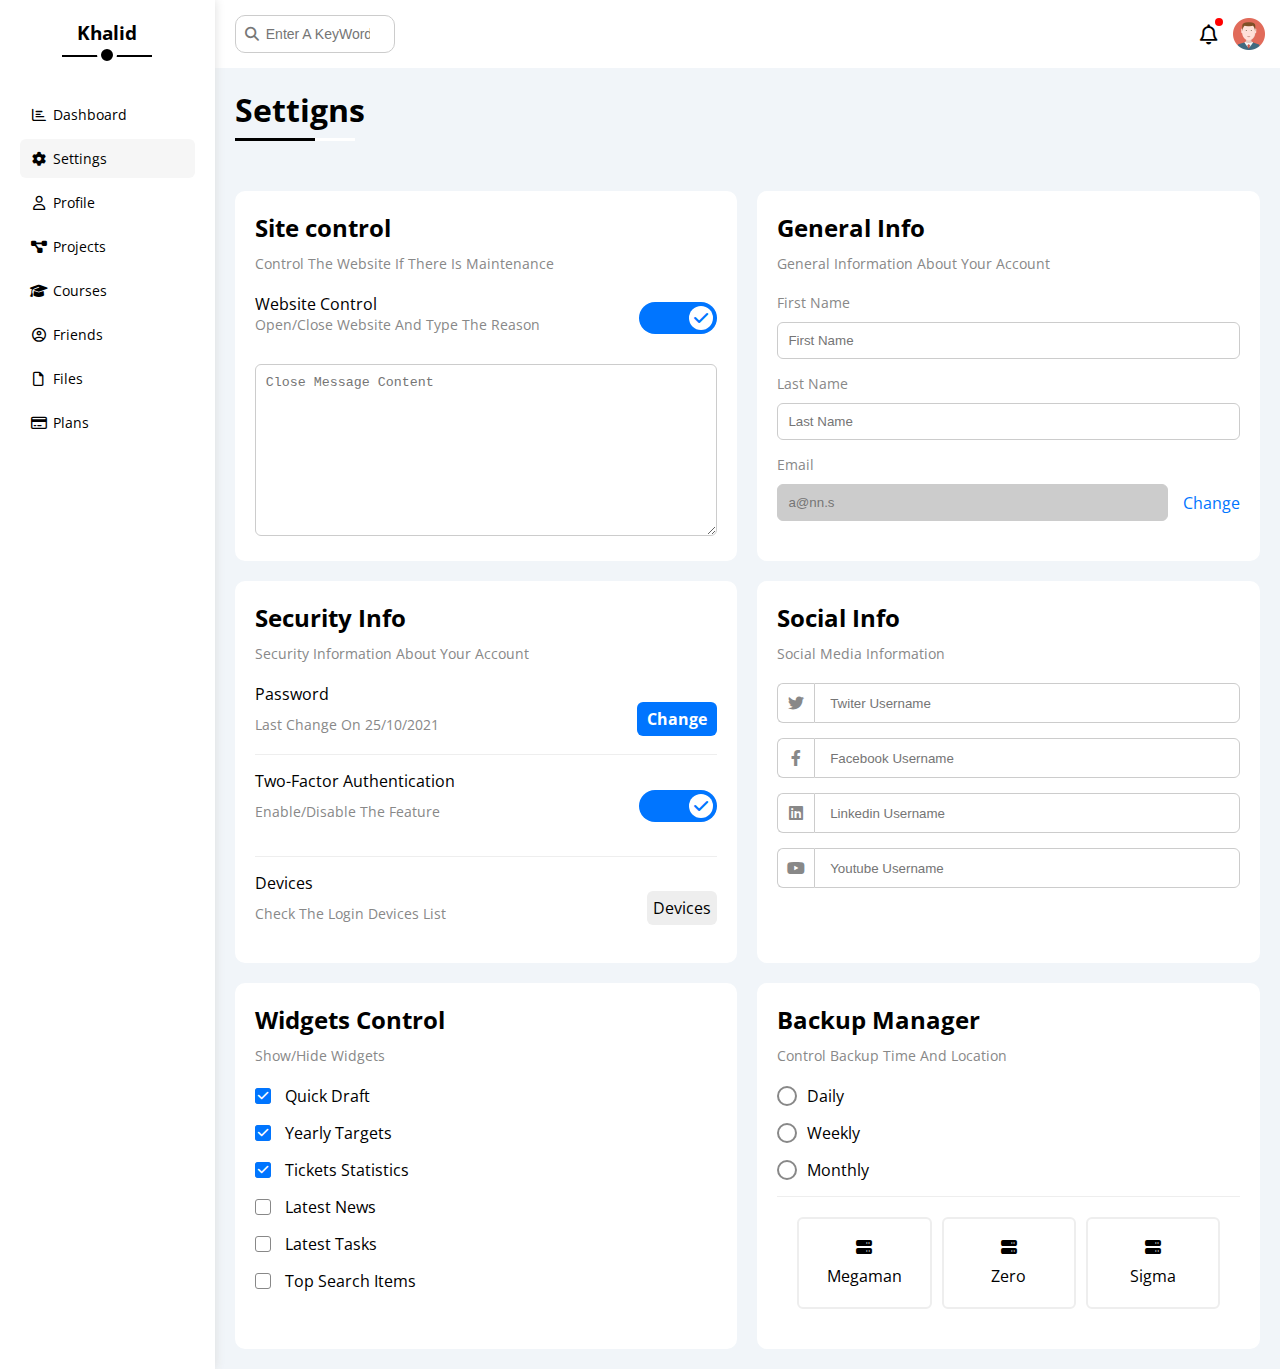
<file: settings.html>
<!DOCTYPE html>
<html lang="en">
  <head>
    <meta charset="UTF-8" />
    <meta http-equiv="X-UA-Compatible" content="IE=edge" />
    <meta name="viewport" content="width=device-width, initial-scale=1.0" />
    <title>Settigns</title>
    <!-- <link rel="stylesheet" href="css/normalize.css"> -->
    <link rel="stylesheet" href="css/all.min.css" />
    <link rel="stylesheet" href="css/framework.css" />
    <link rel="stylesheet" href="css/master.css" />
    <link rel="preconnect" href="https://fonts.googleapis.com" />
    <link rel="preconnect" href="https://fonts.gstatic.com" crossorigin />
    <link href="https://fonts.googleapis.com/css2?family=Open+Sans:wght@300;500&#038;display=swap" rel="stylesheet" />
  </head>
<body>
    <div class="page">
        <aside class="sidebar">
            <h3>Khalid</h3>
            <ul>
                <li>
                  <a href="index.html">
                    <i class="fa-regular fa-chart-bar fa-fw"></i>
                    <span>Dashboard</span>
                  </a>
                </li>
                <li>
                  <a class="active"  href="settings.html">
                    <i class="fa-solid fa-gear fa-fw"></i>
                    <span>Settings</span>
                  </a>
                </li>
                <li>
                  <a  href="profile.html">
                    <i class="fa-regular fa-user fa-fw"></i>
                    <span>Profile</span>
                  </a>
                </li>
                <li>
                  <a href="projects.html">
                    <i class="fa-solid fa-diagram-project fa-fw"></i>
                    <span>Projects</span>
                  </a>
                </li>
                <li>
                  <a  href="courses.html">
                    <i class="fa-solid fa-graduation-cap fa-fw"></i>
                    <span>Courses</span>
                  </a>
                </li>
                <li>
                  <a  href="friends.html">
                    <i class="fa-regular fa-circle-user fa-fw"></i>
                    <span>Friends</span>
                  </a>
                </li>
                <li>
                  <a  href="files.html">
                    <i class="fa-regular fa-file fa-fw"></i>
                    <span>Files</span>
                  </a>
                </li>
                <li>
                  <a  href="plans.html">
                    <i class="fa-regular fa-credit-card fa-fw"></i>
                    <span>Plans</span>
                  </a>
                </li>
              </ul>
        </aside>
        <div class="content">
            <header class="head flex-between">
                <div class="search">
                    <form action>
                        <i class="fa-solid fa-magnifying-glass"></i>
                        <input type="search"  placeholder="Enter A KeyWord">
                    </form>
                </div>
                <div class="icons flex-between">
                    <span class="notification">
                        <i class="fa-regular fa-bell fa-lg"></i>
                    </span>
                    <img src="images/avatar.png" alt="">
                </div>
            </header>
            <h1>Settigns</h1>
            <div class="settings">
               <!-- Start Site control  -->

              <div class="site-control p-20 b-white radius-10">
                <h2 class="mb-10">Site control</h2>
                <p class="c-grey fs-14 mb-20">Control The Website If There Is Maintenance</p>
                <div class="control">
                  <div class="text">
                    <span>Website Control</span>
                    <p class="c-grey fs-13">Open/Close Website And Type The Reason</p>
                  </div>
                  <label>
                    <input class="toggle-checkbox" type="checkbox" checked >
                    <div class="toggle-switch"></div>
                  </label>
                </div>
                <textarea placeholder="Close Message Content" cols="30" rows="10"></textarea>
              </div>
              <!-- End Site control  -->

              <!-- Start General Info -->
              <div class="general-info p-20 b-white radius-10">
                <h2 class="mb-10">General Info</h2>
                <p class="c-grey fs-14 mb-20">General Information About Your Account</p>
                <div class="mb-15">
                  <label for="fname" class="c-grey fs-14">First Name</label>
                  <input id="fname" type="text" placeholder="First Name">
                </div>
                <div class="mb-15">
                  <label for="lname" class="c-grey fs-14">Last Name</label>
                  <input id="lname" type="text" placeholder="Last Name">
                </div>
                <div class="mb-15">
                  <label class="c-grey fs-14">Email</label>
                  <div class="box">
                    <input type="email" placeholder="a@nn.s" disabled> <a href="#">Change</a>
                  </div>
                </div>
              </div>
              <!-- End General Info -->
              <!-- Start Security Info -->
              
              <div class ="security-info p-20 b-white radius-10">
                <h2 class="mb-10">Security Info</h2>
                <p class="c-grey fs-14 mb-20">Security Information About Your Account</p>
                <div class="password flex-between">
                  <div class="text">
                    <p class="mb-10">Password</p>
                    <p class="c-grey fs-14 mb-20">Last Change On 25/10/2021</p>
                  </div>
                  <a href="#">Change</a>
                </div>
                <div class="factor flex-between">
                  <div class="text">
                    <p class="mb-10">Two-Factor Authentication</p>
                    <p class="c-grey fs-14 mb-20">Enable/Disable The Feature</p>
                  </div>
                  <label>
                    <input class="toggle-checkbox" type="checkbox" checked >
                    <div class="toggle-switch"></div>
                  </label>
                </div>
                <div class="devices flex-between">
                  <div class="text">
                    <p class="mb-10">Devices</p>
                    <p class="c-grey fs-14 mb-20">Check The Login Devices List</p>
                  </div>
                  <a href="#">Devices</a>
                </div>
              </div>
              <!-- End Security Info -->
              <!-- Start Socail Info -->

              <div class="social-info p-20 b-white radius-10">
                <h2 class="mb-10">Social Info</h2>
                <p class="c-grey fs-14 mb-20">Social Media Information</p>
                <div class="mb-15 d-flex">
                  <i class="fa-brands fa-twitter c-grey"></i>
                  <input type="text" placeholder="Twiter Username">
                </div>

                <div class="mb-15 d-flex">
                  <i class="fa-brands fa-facebook-f c-grey"></i>
                  <input type="text" placeholder="Facebook Username">
                </div>

                <div class="mb-15 d-flex">
                  <i class="fa-brands fa-linkedin c-grey"></i>
                  <input type="text" placeholder="Linkedin Username">
                </div>
                <div class="mb-15 d-flex">
                  <i class="fa-brands fa-youtube c-grey"></i>
                  <input type="text" placeholder="Youtube Username">
                </div>
              </div>

              <!-- End Socail Info -->
              <!-- Start Widgets Control -->
              <div class="widgets-control p-20 b-white radius-10">
                <h2 class="mb-10">Widgets Control</h2>
                <p class="c-grey fs-14 mb-20">Show/Hide Widgets</p>
                <div class="control d-flex mb-15">
                  <input type="checkbox" id="one" checked>
                  <label for="one">Quick Draft</label>
                </div>
                <div class="control d-flex mb-15">
                  <input type="checkbox" id="tow" checked>
                  <label for="tow">Yearly Targets</label>
                </div>
                <div class="control d-flex mb-15">
                  <input type="checkbox" id="three" checked>
                  <label for="three">Tickets Statistics</label>
                </div>

                <div class="control d-flex mb-15">
                  <input type="checkbox" id="four">
                  <label for="four">Latest News</label>
                </div>

                <div class="control d-flex mb-15">
                  <input type="checkbox" id="five">
                  <label for="five">Latest Tasks</label>
                </div>

                <div class="control d-flex mb-15">
                  <input type="checkbox" id="six">
                  <label for="six">Top Search Items</label>
                </div>
              </div>  
              <!-- End Widgets Control -->

              <!-- Start Backup Manager -->
              <div class="backup p-20 b-white radius-10">
                <h2 class="mb-10">Backup Manager</h2>
                <p class="c-grey fs-14 mb-20">Control Backup Time And Location</p>
                <div class="date d-flex mb-15">
                  <input type="radio" id="daily" name="time">
                  <label for="daily">Daily</label>
                </div>
                <div class="date d-flex mb-15">
                  <input type="radio" id="weekly" name="time">
                  <label for="weekly">Weekly</label>
                </div>
                <div class="date d-flex mb-15">
                  <input type="radio" id="monthly" name="time">
                  <label for="monthly">Monthly</label>
                </div>
                <div class="servers">
                  <input type="radio" name="serv" id="server-one">
                  <label for="server-one" class="server d-block">
                    <i class="fa-solid fa-server d-block mb-10"></i>
                    Megaman
                  </label>
                  <input type="radio" name="serv" id="server-tow">
                  <label for="server-tow" class="server d-block">
                    <i class="fa-solid fa-server d-block mb-10"></i>
                    Zero
                  </label>
                  <input type="radio" name="serv" id="server-three">
                  <label for="server-three" class="server d-block">
                    <i class="fa-solid fa-server d-block mb-10"></i>
                    Sigma
                  </label>
                </div>
              </div>  
              <!-- End Widgets Control -->

            </div>
        </div>
    </div>
</body>
</html>
</file>
<file: css/framework.css>
/* Start components */

.flex-between{
    display: flex;
    justify-content: space-between;
    align-items: center;
}
.center-flex {
    display: flex;
    align-items: center;
    justify-content: center;
}
.label{
    font-size: 13px;
    border-radius: 6px;
    background-color: #eee;
    padding: 4px 8px;
}


/*start switch  */
   .toggle-checkbox{
      display: none;
    }
    .toggle-switch{
        background-color: #ccc;
        width: 78px;
        height: 32px;
        border-radius: 16px;
        position: relative;
        transition: 0.3s;
        cursor: pointer;
    }
    
    .toggle-switch::before{
        font-family: var(--fa-style-family-classic);
        content: "\f00d";
        position: absolute;
        font-weight: 900;
        background-color: white;
        width: 24px;
        height: 24px;
        border-radius: 50%;
        top: 4px;
        left: 4px;
        display: flex;
        justify-content: center;
        align-items: center;
        color: #ccc;
        transition: .3s;
    } 
    .toggle-checkbox:checked + .toggle-switch{
        background-color: var(--blue-color);
    }
    .toggle-checkbox:checked + .toggle-switch::before{
        left: 50px;
        content: "\f00c";
        color: var(--blue-color);
    }
/* End switch */

/* End components */

.c-orange{
    color: var(--orange-color);
}
.c-green{
    color: var(--green-color);
}
.c-blue{
    color: var(--blue-color);
}
.c-red{
    color: var(--red-color);
}
.c-grey{
    color: var(--grey-color);
}
.c-white{
   color: white;
}

.fs-14{
    font-size: 14px;
}
.fs-13{
    font-size: 14px;
}
.mb-10{
    margin-bottom: 10px;
}
.mb-15{
    margin-bottom: 15px;
}
.mb-20{
    margin-bottom: 20px;
}
.p-20{
    padding: 20px;
}
.p-10{
    padding: 10px;
}
.b-white{
    background-color: white;
}
.radius-10{
    border-radius: 10px;
}
.radius-6{
    border-radius: 6px;
}
.d-block{
    display: block;
}
.d-flex{
    display: flex;
}

.bg-orange{
    background-color: var(--orange-color);
}
.bg-green{
    background-color: var(--green-color);
}
.bg-blue{
    background-color: var(--blue-color);
}
.bg-red{
    background-color: var(--red-color);
}
.bg-grey{
    background-color: var(--grey-color);
}
.l-blue{
    background-color: rgb(176 204 255);
}
.l-red{
    background-color: rgb(244 67 54 / 20%);
}
.l-orange{
    background-color: rgb(245 158 11 / 20%);
}
.l-green{
    background-color: rgb(34 197 94 / 20%);
}


.txt-c{
    text-align: center;
}
</file>
<file: css/master.css>
:root {
    --blue-color: #0075ff;
    --blue-alt-color: #0d69d5;
    --orange-color: #f59e0b;
    --green-color: #22c55e;
    --red-color: #f44336;
    --grey-color: #888;
  }
  
::-webkit-scrollbar{
    width: 10px;
}
::-webkit-scrollbar-track{
    background-color: white;
}
::-webkit-scrollbar-thumb{
    background-color: var(--blue-color);
}
::-webkit-scrollbar-thumb:hover{
    background-color: var(--blue-alt-color);
}
*{
    margin: 0;
    padding: 0;
    box-sizing: border-box;
}
a{
    text-decoration: none;
}
ul{
    list-style: none;
}
body{
    font-family: "Open Sans", sans-serif;
}

.page{
    background-color: #f1f5f9;
    min-height: 100vh;
    display: flex;
}
.sidebar{
    padding: 20px;
    background-color: white;
    width: 250px;
    box-shadow: 0 0 10px #ddd;
    position: relative;
}
.sidebar > h3{
    position: relative;
    text-align: center;
    margin-bottom: 50px;
}
.sidebar > h3::before ,
.sidebar > h3::after{
    content: '';
    position: absolute;
    background-color: black;
    left: 50%;
    transform: translateX(-50%);
}
.sidebar > h3::before{
    width: 90px;
    height: 2px;
    bottom: -12px;
}
.sidebar > h3::after{
    width: 12px;
    height: 12px;
    border-radius: 50%;
    border: solid 4px white;
    bottom: -20px; 
}
@media(max-width:767px){
    .sidebar{
        width: 62px;
        padding: 10px;
    }
    .sidebar > h3{
        font-size: 14px;
    }
    .sidebar > h3::before ,
    .sidebar > h3::after{
        display: none;
    }
}
.sidebar ul li a{
    padding: 10px;
    margin-bottom: 5px;
    font-size: 14px;
    color: black;
    display: flex;
    align-items: center;
    border-radius: 6px;
    transition: .3s;
}
.sidebar ul li a.active, 
.sidebar ul li a:hover{
    background-color: #f6f6f6;
} 

.sidebar ul li a i{
    margin-right: 5px;
}
@media(max-width:767px){
    .sidebar ul li a span{
        display: none;
    }
}
.content{
    overflow: hidden;
    width: 100%;
}
.head{
    background-color: white;
    padding: 15px;
}

.head .search{
    position: relative;
}
.head .search i{
    position: absolute;
    top: 50%;
    transform:translateY(-50%);
    left: 15px;
    font-size: 14px;
    color: #777;
}

.head input{
  
    padding: 10px  10px 10px 30px;
    margin-left: 5px;
    border-radius: 10px;
    border: solid 1px #ccc;
    outline: none;
    transition: .3s;
    width: 160px;
    font-size: 14px;
}
.head input:focus{
    width: 200px;
}
.head input:focus::placeholder{
    opacity: 0;
}

.head .icons img{
    width: 32px;
    height: 32px;
    margin-left:15px;
}
.head .notification{
    position: relative;
}
 .head .notification::before{
    content: '';
    position: absolute;
    width: 8px;
    height: 8px;
    background-color: red;
    border-radius: 50%;
    top: -5px;
    right: -5px;
}
.page h1{
    position: relative;
    margin: 20px 20px 40px;
}
.page h1::after ,
.page h1::before{
    content: '';
    position: absolute;
    height: 3px;
    bottom: -10px;
    left: 0;
}
.page h1::before{
    background-color: white;
    width: 120px;
}
.page h1::after{
    background-color: black;
    width: 80px;
}

/* Start wrapper */

.wrapper{
    display: grid;
    grid-template-columns: repeat(auto-fill , minmax(450px , 1fr));
    gap: 20px;
    margin-left: 20px;
    margin-right: 20px;
    margin-bottom: 20px;

}

.wrapper .welcome{
    overflow: hidden;
    background-color: white;
    
    border-radius: 10px;
}
.wrapper .welcome .intro{
    display: flex;
    justify-content: space-between;
    background-color: #eee;
    padding: 20px;
}
.wrapper .welcome .intro > div p{
    color: var(--grey-color);
}
.wrapper .welcome .intro img{
    height: 100px;
}
.wrapper .welcome > img{
    width: 64px;
    border: solid 4px white;
    border-radius: 50%;
    margin-top: -30px;
    margin-left: 20px;
    box-shadow: 0 0 5px #ddd;
}
.wrapper .welcome .body {
    padding: 20px;
    margin-top: 20px;
    margin-bottom: 20px;
    border-top: 1px solid #eee;
    border-bottom: 1px solid #eee;
    display: flex;
    justify-content: space-around;
}
.wrapper .welcome .body > div{
    text-align: center;
    line-height: 1.8;
}
.wrapper .welcome .body > div span{
    display: block;
    color: #777;
}
.wrapper .btn-blue-left{
    display: block;
    width: fit-content;
    margin: 0 20px 20px auto;
    background-color: var(--blue-color);
    color: white;
    padding: 5px 10px;
    border-radius: 6px;
    font-size: 14px;

}
.wrapper .draft{
    background-color: white;
    padding: 20px;
    border-radius: 10px;
}
.wrapper .draft p{
    margin-top: 15px;
}
.wrapper .draft input{
    margin-top: 15px;
    width: 100%;
    padding: 10px;
    border: none;
    background-color: #eee;
    border-radius: 6px;
}
.wrapper .draft textarea{
    margin-top: 15px;
    margin-bottom: 15px;
    width: 100%;
    padding: 10px;
    border: none;
    background-color: #eee;
    border-radius: 6px;
    resize: none;
}

/* Start Yearly Targets Widget */

.wrapper .targets{
    padding: 20px;
    background-color: white;
    border-radius: 10px;
}
.wrapper .targets h2{
    margin-bottom: 10px;

}
.wrapper .targets p{
    margin-bottom: 20px;
    font-size: 15px;
    color: var(--grey-color);
}
.wrapper .targets .target-row{
    display: flex;
    margin-bottom: 15px;
}
.wrapper .targets .target-row .icon{
    width: 80px;
    height: 80px;
    text-align: center;
    line-height: 80px;
    margin-right: 15px;
}
.wrapper .targets .money .icon{
    background-color: rgb(0 117 255 / 20%);
    color: var(--blue-color);
}

.wrapper .targets .projects .icon{
    background-color: rgb(245 158 11 / 20%);
    color: var(--orange-color);
}
.wrapper .targets .team .icon{
    background-color: rgb(34 197 94 / 20%);
    color: var(--green-color);
}
.wrapper .targets .info{
    padding: 10px 0 ;
    flex: 1;
}
.wrapper .targets .info > span:first-child{
    display: block;
    font-size: 14px;
    color: var(--grey-color);
    margin-bottom: 8px;
}
.wrapper .targets .info > span:last-of-type{
    display: block;
    font-size: 18px;
    font-weight: bold;
}
.wrapper  .progress{
    display: block;
    margin-top: 10px;
    width: 100%;
    height: 3px;
    position: relative;

}
.wrapper  .progress span{
    position: absolute;
    height: 100%;
}
.wrapper  .progress span::after{
    content: attr(data-width);
    position: absolute;
    right: -16px;
    top: -38px;
    color: white;
    font-size: 14px;
    padding: 2px 4px;
    border-radius: 6px;
}
.wrapper  .progress span::before{
    content: '';
    position: absolute;
    border-style: solid;
    border-width: 8px;
    right: -6px;
    top: -16px;

}
.wrapper .money .progress span{
    background-color: var(--blue-color);
}
.wrapper .money .progress span::after{
    background-color: var(--blue-color);
}
.wrapper .money  .progress span::before{
    border-color: var(--blue-color) transparent transparent transparent;
}
.wrapper .money .progress{
    background-color: rgb(0 117 255 / 20%);  
}


.wrapper .projects .progress span{
    background-color: var(--orange-color);
}
.wrapper .projects .progress span::after{
    background-color: var(--orange-color);
}
.wrapper .projects  .progress span::before{
    border-color: var(--orange-color) transparent transparent transparent;
}
.wrapper .projects .progress{
    background-color: rgb(245 158 11 / 20%);  
}

.wrapper .team .progress span{
    background-color: var(--green-color);
}
.wrapper .team .progress span::after{
    background-color: var(--green-color);
}
.wrapper .team  .progress span::before{
    border-color: var(--green-color) transparent transparent transparent;
}
.wrapper .team .progress{
    background-color: rgb(34 197 94 / 20%);  
}
/* End Yearly Targets Widget */

/* Start Tickets Statistics */

.wrapper .tickets .body{
    display: grid;
    grid-template-columns: repeat(2 , 1fr);
    gap:15px;
}
@media(max-width:767px){
    .wrapper .tickets .body{
        grid-template-columns: repeat(1 , 1fr);
    }
}
.wrapper .tickets .body .box{
    border: solid 1px #ccc;
    text-align: center;
}
.wrapper .tickets .body .box span:first-of-type{
    font-size: 26px;
    font-weight: bold;

}


/* End Tickets Statistics */

/* Start latest News */


.wrapper .news img{
    height: 60px;
    margin-right: 15px;
}
.wrapper .news .row{
    align-items: center;
    padding: 20px 0;
}
.wrapper .news .row:not(:last-child){
    border-bottom: solid 1px #ccc;
}
.wrapper .news .row .info{
    flex: 1;
}
.wrapper .news .row .info h3{
    font-size: 16px;
}


/* End latest News */

/* start Latest Tasks */

.tasks .task-row{
    padding: 20px 0;
    align-items: center;
}
.tasks .task-row:not(:last-child){
    border-bottom: solid 1px #eee;
}
.tasks .task-row .info{
    flex: 1;
}
.tasks .task-row .info h3{
    font-size: 16px;
    margin-bottom: 10px;
}
.tasks .task-row .delete{
    margin-right: 15px;
}

.tasks .task-deleted h3 ,
.tasks .task-deleted p{
    color: var(--grey-color);
    text-decoration: line-through;
}
.tasks .task-deleted i{
    color: var(--grey-color);
}

/* End Latest Tasks */

/* Start  */
.search .search-row{
    display: flex;
    justify-content: space-between;
    align-items: center;
    padding: 20px 0;
}

/* End wrapper */

/* Start Latest Uploads */

.uploads .upload{
    align-items: center;
    padding: 10px 0 ;
    
}
.uploads .upload:not(:last-child){
    border-bottom: solid 1px #eee;
}
.uploads .upload .info{
    flex: 1;
}
.uploads .upload svg{
    height: 40px ;
    margin-right: 15px;
}

/* End Latest Uploads */


/* Start last projects */
.last-project{
    position: relative;
    overflow: hidden;
}

.projects{
    position: relative;
    z-index: 1;
}
.projects::before{
    content: '';
    position: absolute;
    width: 2px;
    height: 100%;
    background-color: var(--blue-color);
    left:13px;
    z-index: -1;
}
.projects li{
    display: flex;
    margin-top: 20px;
    position: relative;
}
.projects li::before{
    content: '';
    position: relative;
    width: 24px;
    height: 24px;
    border: solid 2px white;
    background-color: white;
    border-radius: 50%;
    outline: 2px solid var(--blue-color);
    margin-right: 15px;
}
.projects .completed::before{
    background-color: var(--blue-color);
}
.in-process::before{
    animation-name: signal;
    animation-duration: 2s;
    animation-iteration-count: infinite;
    animation-timing-function: linear;
}
@keyframes signal {
    0% {
        background-color: var(--blue-color);
    }
    100%{
        background-color: white;
    }
}
.last-project img{
    position: absolute;
    right: 0;
    bottom: 0px;
    width: 200px;
    opacity: .2;
}

/* End last projects */


/* Start reminders */

.reminders .rem{
    margin-bottom: 10px;
    display: flex;
    position: relative;
}
.reminders .rem::before{
    content: '';
    width: 50px;
    height: 50px;
    /* border-right: 2px solid var(--blue-color); */
    margin-right: 10px;

}
.reminders .rem::after{
    content: '';
    position: absolute;
    width: 16px;
    height: 16px;
    top: 17px;
    left: 17px;
    border-radius: 50%;
}

.reminders .rem:nth-of-type(1)::after{background-color: var(--blue-color);}
.reminders .rem:nth-of-type(1)::before{border-right: 2px solid var(--blue-color);}

.reminders .rem:nth-of-type(2)::after{background-color: var(--orange-color);}
.reminders .rem:nth-of-type(2)::before{border-right: 2px solid var(--orange-color);}

.reminders .rem:nth-of-type(3)::after{background-color: var(--red-color);}
.reminders .rem:nth-of-type(3)::before{border-right: 2px solid var(--red-color);}

.reminders .rem:nth-of-type(4)::after{background-color: var(--green-color);}
.reminders .rem:nth-of-type(4)::before{border-right: 2px solid var(--green-color);}



.reminders .rem h3{
    font-size: 16px;
}
/* End reminders */

/* start latest post */

.latest-post{
    display: flex;
    flex-direction: column;
}
.latest-post .profile{
    display: flex;
    align-items: center;
    padding: 20px 0;
    border-bottom: solid 1px #eee;

}
.latest-post .profile img{
    width: 50px;
    margin-right: 15px;
}
.latest-post .profile .info h3{
    font-size: 16px;
}
.latest-post > p{
    flex: 1;
    padding: 20px 0;
}
.latest-post .foot{
    display: flex;
    align-items: center;
    justify-content: space-between;
    padding: 20px 0 0;
    border-top: #eee solid 1px;
    color: var(--grey-color);
}


/* End latest post */

/* start media  */

.media .box{
    display: flex;
    align-items: center;
    margin-bottom: 10px;
    padding-right: 20px;
}
.media .box span{
    display: block;
    flex: 1;
}
.media .box  i{
    width: 50px;
    height: 50px;
    background-color: #0075ff;

    text-align: center;
    line-height: 50px;
    margin-right: 15px;
}
.media .twitter{
    background-color: rgb(29 161 242 / 20%);
    color: #1da1f2;
}
.media .twitter .label , .media .twitter i{
    background-color: #1da1f2;
    color: white;
}

.media .facebook{
    background-color: rgb(24 119 242 / 20%);
    color: #1da1f2;
}
.media .facebook .label , .media .facebook i{
    background-color: #1877f2;
    color: white;
}
.media .youtube{
    background-color: rgb(255 0 0 / 20%);
    color: #ff0000;
}
.media .youtube .label , .media .youtube i{
    background-color: #ff0000;
    color: white;
}

.media .linkedin{
    background-color: rgb(0 119 181 / 20%);
    color: #0077b5;
}
.media .linkedin .label , .media .linkedin i{
    background-color: #0077b5;
    color: white;
}

/* End media */

/* start Projects */

.tb-projects{
    margin: 0 20px;

}
.tb-projects table{
    min-width: 1000px;
    border-spacing: 0;
    border-right: 1px solid #eee;
}
.responsive-table {
    overflow-x: auto;
}
.responsive-table table td{
    padding: 15px;
    
}
.responsive-table table thead tr{
    background-color: #eee;
}
.responsive-table table tbody tr td{
    border-bottom: 1px solid #eee;
    border-left: 1px solid #eee;
    transition: 0.3s;
}
.responsive-table table img{
    width: 32px;
    height: 32px;
    border-radius: 50%;
    padding: 2px;
    background-color: white;
    
}
.responsive-table table img:not(:first-child){
    margin-left: -16px;
}
.responsive-table table tbody tr:hover{
    background-color: rgb(248, 246, 246);
}
/* End Projects */

/* -------------start Settings  */
.settings{
    display: grid;
    grid-template-columns: repeat(auto-fill , minmax(450px , 1fr));
    gap: 20px;
    padding: 20px;
    width: 100%;
}
.settings .site-control .control{
    display: flex;
    align-items: flex-end;
    justify-content: space-between;
}
.site-control textarea{
    width: 100%;
    padding: 10px;
    border-color: #ccc;
    border-radius: 6px;
    margin-top: 30px;
    outline: none;
}

/* Start General Info */

.settings .general-info label{
    display: block;
    margin-bottom: 10px;
}
.settings .general-info input{
    width: 100%;
    border:solid 1px #ccc;
    outline: none;
    padding: 10px;
    border-radius: 6px;
}
.settings .general-info input:disabled{
    cursor: no-drop;
    background-color: #ccc;
}
.settings .general-info .box{
    display: flex;
    align-items: center;
}
.settings .general-info .box a{
    color: var(--blue-color);
    padding-left: 15px;
}
/* End General info  */

/* Start Security Info */

.settings .security-info .password {
    padding-bottom: 15px 0;
    border-bottom: 1px solid #eee;
}
.settings .security-info .password a{
    font-weight: bold;
    color: white;
    background-color: var(--blue-color);
    padding: 6px 10px;
    border-radius: 6px;
}
.settings .security-info .password a:hover{
    background-color: var(--blue-alt-color);
}
.settings .security-info .factor {
    padding: 15px 0;
    border-bottom: 1px solid #eee;
}

.settings .security-info .devices {
    padding-top: 15px;
}
.settings .security-info .devices a{
    padding: 6px;
    color: black;
    background-color: #eee;
    border-radius: 6px;
}



/* End Security Info */
/* Start social info  */

.settings .social-info i{
    width: 40px;
    height: 40px;
    border: solid 1px #ccc;
    border-right: none;
    border-radius: 6px 0 0 6px;
    display: flex;
    align-items: center;
    justify-content: center;
    transition: .3s;
}
.settings .social-info input{
    width: 100%;
    outline: none;
    border: solid 1px #ccc;
    border-radius: 0 6px 6px 0;
    padding-left: 15px;
}
.settings .social-info > div:focus-within i{
    color: black;
}
/* End social info  */

/* Start widgets control */



.settings .widgets-control input[type="checkbox"]{
    display: none;
}
.settings .widgets-control label{
    position: relative;
    padding-left: 30px;
}
.settings .widgets-control label::before{
    content: '';
    position: absolute;
    left: 0;
    top: 50%;
    transform: translateY(-50%);
    border: solid 1px var(--grey-color);
    width: 14px;
    height: 14px;
    border-radius: 3px;
}
.settings .widgets-control label:hover::before{
    border-color: var(--blue-color);
}
.settings .widgets-control label::after{
    font-family: var(--fa-style-family-classic);
    content: '\f00c';
    font-weight: bold;
    position: absolute;
    left: 0;
    text-align: center;
    line-height: 16px;
    font-size: 12px;
    top: 50%;
    color: white;
    background-color: var(--blue-color);
    width: 16px;
    height: 16px;
    border-radius: 3px;
    transition: .3s;
    transform: translateY(-50%) scale(0) rotate(360deg);
}
.settings .widgets-control input[type="checkbox"]:checked + label::after{
    transform: translateY(-50%) scale(1);
}
/* End Widgets Control  */
/* Start backup manager */
.settings .backup .date input[type="radio"]{
    display: none;
}
.settings .backup .date label{
    position: relative;
    padding-left: 30px;
}
.settings .backup .date label::before{
    content: '';
    position: absolute;
    width: 16px;
    height: 16px;
    border: 2px solid var(--grey-color);
    border-radius: 50%;
    left: 0;
    top: 50%;
    transform: translateY(-50%);
}
.settings .backup .date label::after{
    content: '';
    position: absolute;
    width: 12px;
    height: 12px;
    background-color: var(--blue-color);
    border-radius: 50%;
    left: 4px;
    top: 50%;
    transform: translateY(-50%) scale(0);
    transition: .3s;
}
.settings .backup .date input[type="radio"]:checked + label::after{
    transform: translateY(-50%) scale(1);
}
.settings .backup .date input[type="radio"]:checked + label::before{
    border-color: var(--blue-color);
}
.settings .backup .servers input{
    display: none;
}
.settings .backup .servers{
    display: grid;
    grid-template-columns: repeat(3 , 1fr);
    gap: 10px;
    margin-top: 15px;
    padding: 20px;
    border-top: 1px solid #eee;
}
.settings .backup .servers .server{
    text-align: center;
    border: solid 2px #eee;
    border-radius: 6px;
    padding: 20px 0;
    transition: .3s;
    cursor: pointer;
}
.settings .backup .servers input:checked + label{
    border-color: var(--blue-color);
    color: var(--blue-color);
}
/* End backup manager */
/* End Settings  */


/* start Profile  */

.page-profile{
    /* padding: 20px; */
    margin: 15px;
}


.page-profile .overview{
    display: flex;
    align-items: center;
    background-color: white;
    border-radius: 10px;
}
@media (max-width:767px){
    .page-profile .overview{
        flex-direction: column;
    }
}
.page-profile .overview .avatar-box{
    padding: 60px;
    border-right: 1px solid #eee;
    text-align: center;
}
@media (max-width:767px){
    .page-profile .overview .avatar-box{
        border-right: none;
    }
}
.page-profile .overview .avatar-box img{
    width: 100px;
}
.page-profile .overview .avatar-box .line{
    position: relative;
    width: 144px;
    height: 6px;
    display: block;
    background: #ccc;
    margin-bottom: 10px;
    border-radius: 6px;
}
.page-profile .overview .avatar-box .line::before{
    content: "";
    position: absolute;
    left: 0;
    top: 0;
    height: 100%;
    width: 70%;
    background-color: var(--blue-color);
    border-radius: 6px;
}
.page-profile .overview .info-box{
    flex: 1;
    /* padding: 15px; */
}
.page-profile .overview .info-box .box{
    display: flex;
    flex-wrap: wrap;
    border-bottom: 1px solid #eee;
    padding: 20px ;
    transition: .3s;
}
.page-profile .overview .info-box .box:hover{
    background-color: whitesmoke;
}
.page-profile .overview .info-box .box h4{
    width: 100%;
    font-weight: normal;
}
.page-profile .overview .info-box .box >div{
    min-width: 250px;
}
.page-profile .overview .info-box .box .tog-checkbox{
    display: none;
}
.page-profile .overview .info-box .box .tog-switch{
    background-color: #ccc;
    width: 88px;
    height: 22px;
    border-radius: 16px;
    position: relative;
    transition: 0.3s;
    cursor: pointer;
}
.page-profile .overview .info-box .box .tog-switch::before{
    font-family: var(--fa-style-family-classic);
    content: "\f00d";
    position: absolute;
    font-weight: 900;
    background-color: white;
    width: 14px;
    height: 14px;
    border-radius: 50%;
    top: 4px;
    left: 4px;
    display: flex;
    justify-content: center;
    align-items: center;
    color: #ccc;
    transition: .3s;
}
.page-profile .overview .info-box .box .tog-checkbox:checked + .tog-switch::before{
    left: 70px;
    content: "\f00c";
    color: var(--blue-color);
}
.page-profile .overview .info-box .box .tog-checkbox:checked + .tog-switch{
    background-color: var(--blue-color);
}

.other-data{
    margin-top: 15px;
    flex-wrap: wrap;
    gap: 15px;
}
.page-profile .other-data .card-skills{
    flex-grow: 1;
}
.page-profile .other-data .activities{
    flex-grow: 2;
}
@media(max-width: 767px){
    .page-profile .other-data .card-skills{
        width: 100%;
    }
    .page-profile .other-data .activities{
        width: 100%;
    }
}
.page-profile .other-data .card-skills .box{    
    padding: 10px 0;
    display: flex;
    flex-wrap: wrap;
}
.page-profile .other-data .card-skills .box:not(:last-child){
    border-bottom: 1px solid #eee;
}
.page-profile .other-data .card-skills .box .skill{
    font-size: 14px;
    background: #eee;
    padding: 6px 10px;
    border-radius: 6px;
    display: block;
    margin-left: 10px;
}
.page-profile .other-data .activities .box{
    display: flex;
    align-items: center;
}

.page-profile .other-data .activities .box img{
    width: 60px;
}
.page-profile .other-data .activities .box .info{
    flex:1;
    display: flex;
    justify-content: space-between;
    padding: 20px 0 20px 20px;
}
.page-profile .other-data .activities .box:not(:last-child){
    border-bottom: 1px solid #eee;
}
.page-profile .other-data .activities .box .date{
    direction: rtl;
}

/* End Profile  */

/* start projects  */

.projects-page .date{
    display: block;
    direction: rtl;
    color: var(--grey-color);
    font-size: 14px;
}
.projects-page .images{
    display: flex;
    align-items: center;
    padding: 20px 0;
    border-bottom: 1px solid #eee;
}
.projects-page .images img{
    width: 40px;
    border-radius: 50%;
    outline: 2px white solid;
    margin-left: -10px;
    position: relative;
}
.projects-page .images img:hover{
    z-index: 2;
}
.projects-page .do{
    display: flex;
    justify-content: flex-end;
    flex-wrap: wrap;
    padding: 20px 0;
    border-bottom: 1px solid #eee;
}
.projects-page .do span{
    display: block;
    font-size: 13px;
    padding: 6px 8px;
    border-radius: 6px;
    background-color: #eee;
    margin-right: 10px;
}
.projects-page .info{
    padding-top: 20px;
}
.projects-page .info > div{
    width: 250px;
    height: 8px;
    background-color: #eee;
    border-radius: 4px;
    position: relative;
}
.projects-page .info > div span{
    position: absolute;
    height: 100%;
    left: 0;
    top: 0;
    /* background-color: var(--red-color); */
    border-radius: 6px;
}
.projects-page .info > span{
    font-size: 15px;
    color: var(--grey-color);
    display: block;
    position: relative;
}
.projects-page .info > span::before{
    content: '\24';
    font-family: var(--fa-style-family-classic);
    font-size: 15px;
    font-weight: 900;
    margin-right: 10px;
}


/* End projects  */

/* Start courses */

.courses{
    margin: 15px ;
    display: grid;
    grid-template-columns: repeat(auto-fill , minmax(300px , 1fr));
    gap: 15px;
}
.courses .card{
    overflow: hidden;
    position: relative;
    z-index: 1;
}
.courses .card .images{
    position: relative;
}
.courses .card .images img:first-child{
    position: absolute;
    width: 60px;
    border-radius: 50%;
    outline: solid 2px white;
    top: 30px;
    left: 30px;
}
.courses .card .info{
    padding: 20px;
}
.courses .card .info > span{
    display: block;
    position: relative;
    text-align: center;
}
.courses .card .info > span::after{
    content: '';
    position: absolute;
    width: 100%;
    height: 1px;
    background-color: #ccc;
    left: 0;
    top: 50%;
    transform: translateY(-50%);
    z-index: -1;
}
.courses .card .info > span::before{
    content: attr(data-text);
    font-size: 14px;
    background-color: var(--blue-color);
    color: white;
    padding: 2px 4px;
    border-radius: 6px;
}
.courses .card .info > div span:last-child::before{
    content: '\24';
    margin-right: 10px;
    font-family: var(--fa-style-family-classic);
    font-weight: 900;
}
.courses .card .info > div span:first-child::before{
    content: '\f007';
    margin-right: 10px;
    font-family: var(--fa-style-family-classic);
    font-weight: 900;
}
/* End courses */


/* Start friends  */

.friends{
    margin: 15px ;
    display: grid;
    grid-template-columns: repeat(auto-fill , minmax(300px , 1fr));
    gap: 15px;
}
.friends .box{
    position: relative;
}
.friends .contact{
    position: absolute;
    top: 0;
    left: 0;
    padding: 10px;
}
.friends .contact i{
    border-radius: 50%;
    width: 30px;
    height: 30px;
    text-align: center;
    line-height: 30px;
    background-color: #eee;
    color: var(--grey-color);
    margin-right: 6px;

}
.friends .contact i:hover{
    background-color: var(--blue-color);
    color: white;
}
.friends img{
    width: 120px;
    border-radius: 50%;
}
.friends .info{
    padding: 20px 0;
    border-bottom: solid 1px #eee;
    border-top: solid 1px #eee;
    font-size: 16px;
}
.friends .foot{
    padding-top: 20px;
}
.friends .foot a{
    font-size: 14px;
    color: white;
    padding: 4px;
    border-radius: 6px;
}



/* End friends  */

.files-page{
    display: flex;
    margin: 15px ;
}
.files-page .files{

    display: grid;
    grid-template-columns: repeat(auto-fill , minmax(200px , 1fr));
    gap: 15px;
    margin-right: 15px;
    flex: 1;
}
.files-page .files .file img{
    width: 80px;
    transition: .3s;

}
.files-page .files .file:hover img{
    transform: rotate(15deg);
}
.files-page .files .file .info{
    padding-top: 10px ;
    margin-top: 10px;
    border-top: 1px solid #eee;
    
}
.files-page .files-statistice{
    min-width: 260px;
    
}

.files-page .files-statistice h2{
    
}


.files-page .files-statistice .box{
    display: flex;
    border: solid 1px #eee;
    padding: 10px;
    border-radius: 6px;
    margin-bottom: 10px;
}


.files-page .files-statistice .box i{
    width: 40px;
    height: 40px;
    font-size: 18px;
    margin-right: 10px;
    /* background-color: rgb(176 204 255); */
}
.files-page .files-statistice .box .info{
    display: flex;
    justify-content: space-between;
    align-items: center;
    flex: 1;
}
.files-page .files-statistice .upload{
    margin: 30px auto 20px;
    display: block;
    width: fit-content;
    background-color: var(--blue-color);
    color: white;
    padding: 6px 10px;
    border-radius: 6px;
    display: flex;
    align-items: center;
}
.files-page .files-statistice .upload i{
    font-size: 14px;
    display: block;
    margin-right: 10px;
}
.files-page .files-statistice .upload span
{
font-size: 14px;
display: block;
}
.files-page .files-statistice .upload:hover i{
    animation-name: arrow;
    animation-duration: .8s;
    animation-iteration-count: infinite;
}
@keyframes arrow {
    0% {
        transform: translateY(5px);
    }
    100%{
        transform: translateY(0px);
    }
}

.plans{
    display: grid;
    grid-template-columns: repeat(auto-fill , minmax(450px , 1fr));
    gap: 15px ;
    padding: 15px;
}
.plans .plan .head{
    border: solid 3px white;
    color: white;
    font-size: 35px;
    font-weight: bold;
    text-align: center;
    
}
.plans .plan .head span:last-child{
    position: relative;
    font-size: 50px;
    width: fit-content;
    margin: auto;
}
.plans .plan .head span:last-child::before {
    content: '$';
    position: absolute;
    font-size: 26px;
    left: -20px;
    top: 0;
}
.plans .plan .free{
    outline: solid 3px var(--green-color);
    background-color: var(--green-color);
}
.plans .plan .basic{
    outline: solid 3px var(--blue-color);
    background-color: var(--blue-color);
}
.plans .plan .premium{
    outline: solid 3px var(--orange-color);
    background-color: var(--orange-color);
}
.plans .plan ul{
    padding: 20px 0;
}
.plans .plan ul li{
    padding: 10px 0;
    border-bottom: 1px solid #eee;
    display: flex;
    align-items: center;
}
.plans .plan ul li i:first-child{
    margin-right: 10px;
}
.plans .plan ul li i{
    color: var(--red-color);
}
.plans .plan ul li .yes{
    color: var(--green-color);
}
.plans .plan ul li span{
    display: block;
    flex: 1;
}
.plans .plan ul li i:last-child{
    color: var(--grey-color);
}

.plans .plan .join{
    padding: 6px 10px;
    border-radius: 6px;
    color: white;
}
</file>
